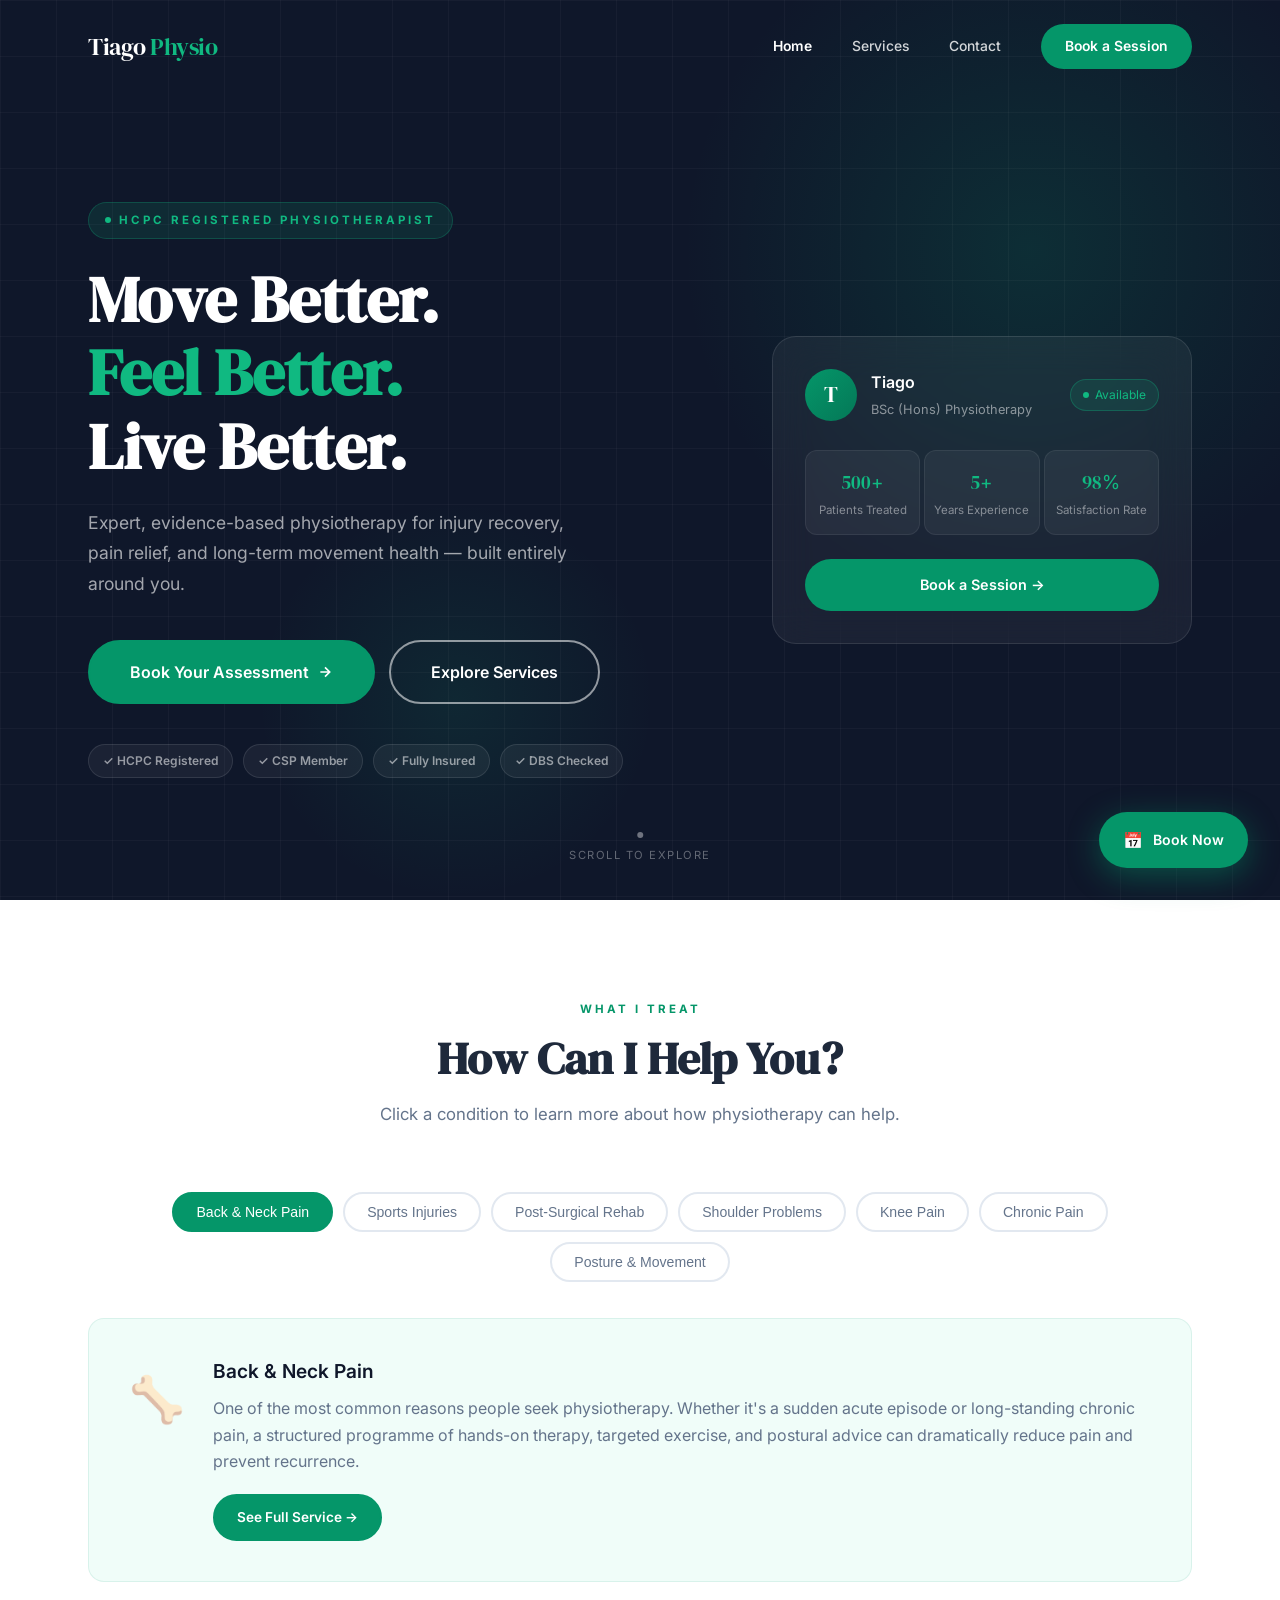
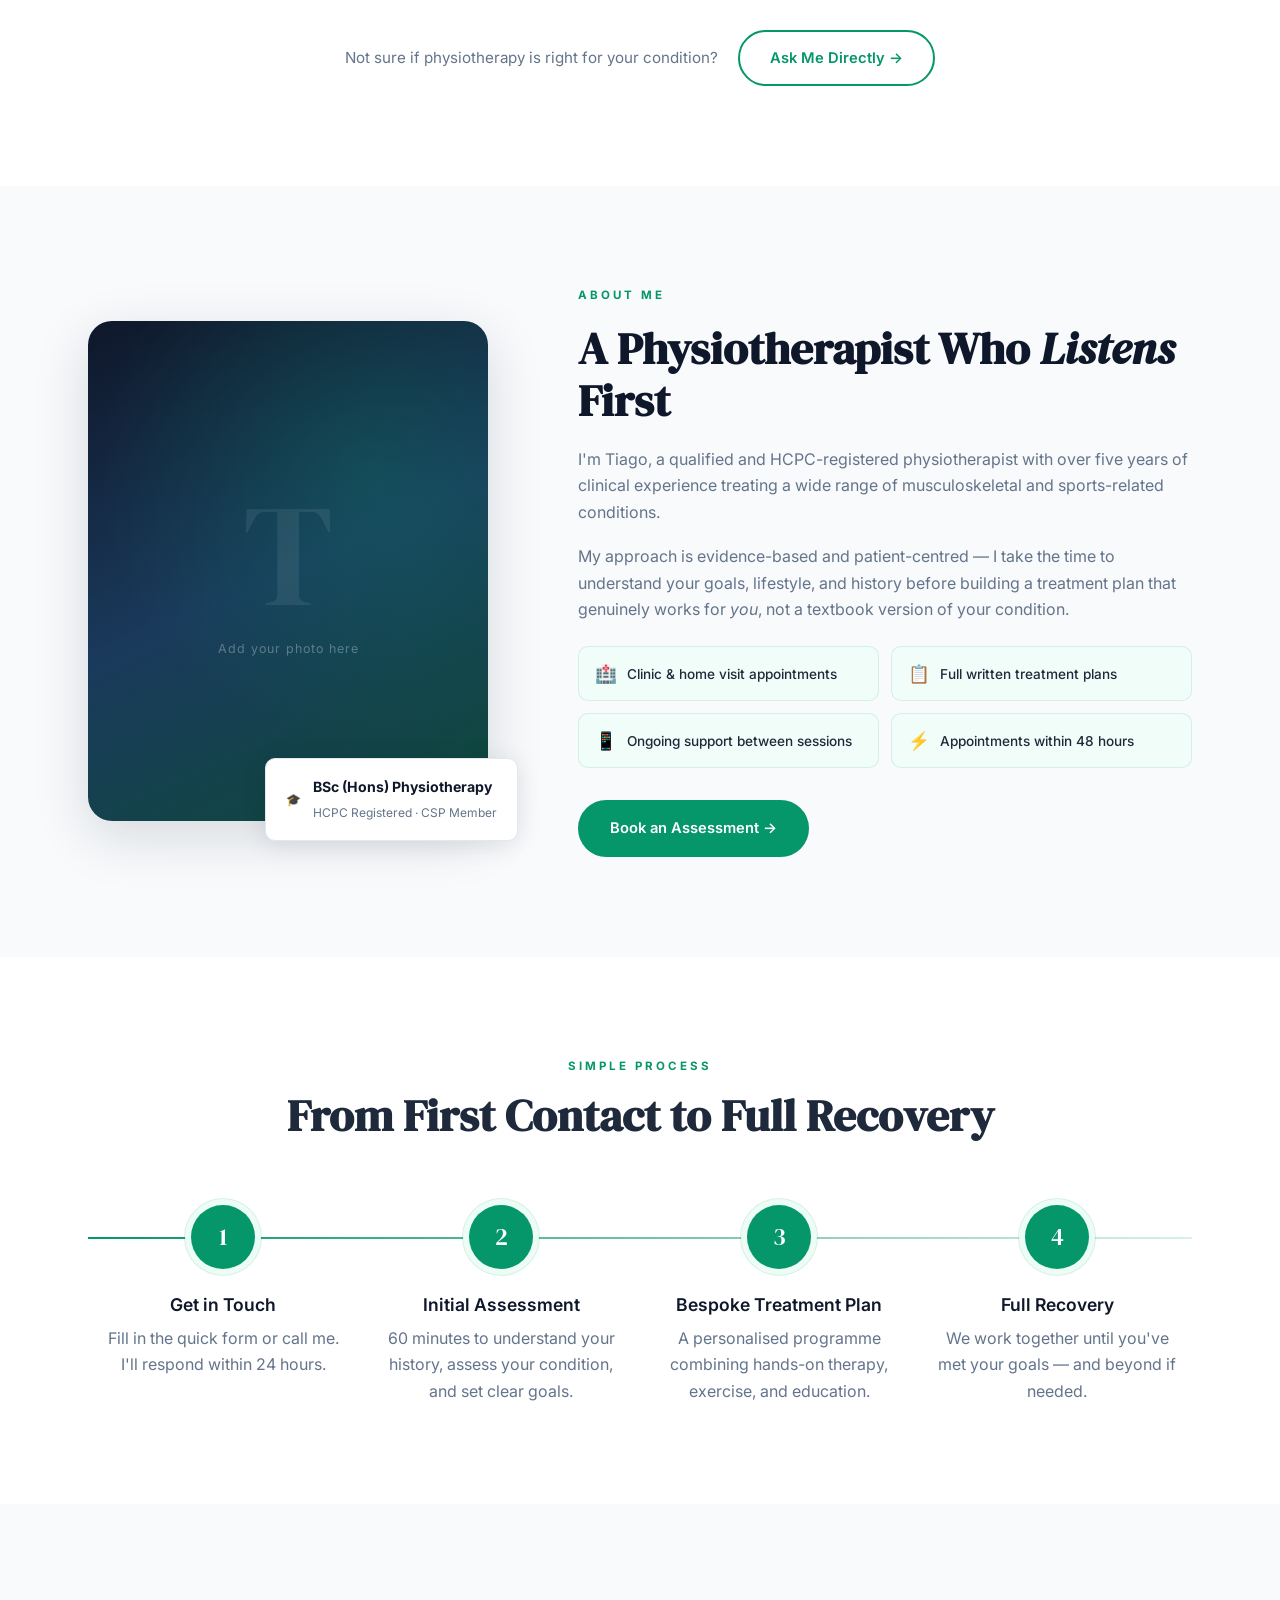
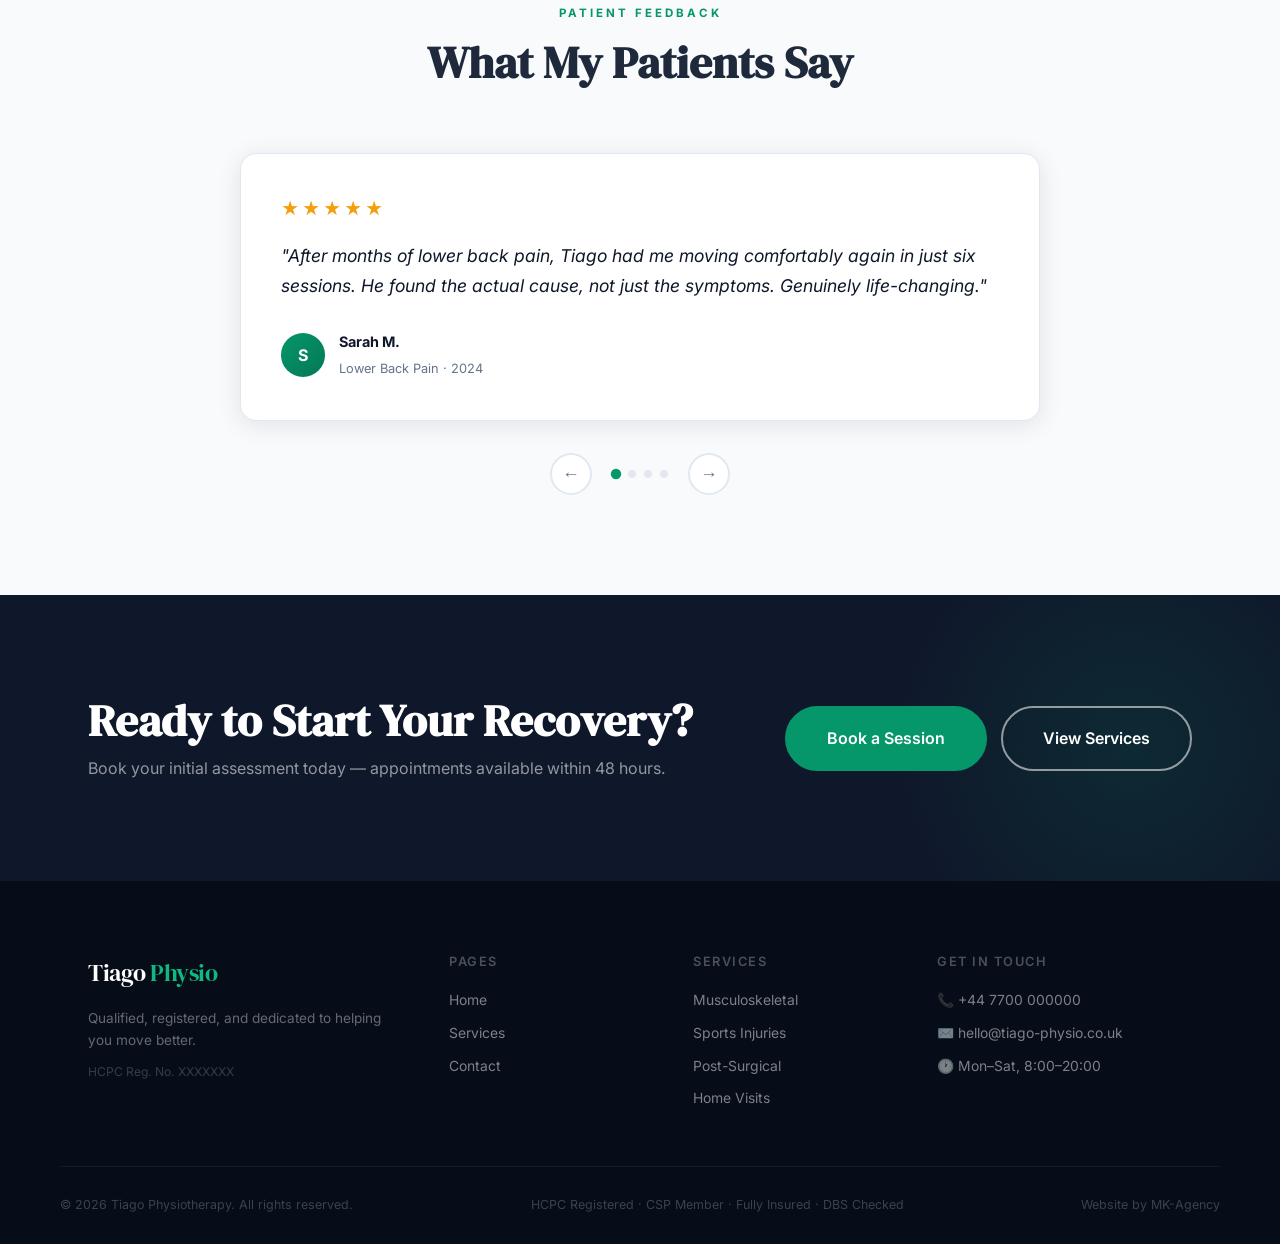
<file: index.html>
<!DOCTYPE html>
<html lang="en-GB">
<head>
  <meta charset="UTF-8" />
  <meta name="viewport" content="width=device-width, initial-scale=1.0" />
  <title>Tiago | Physiotherapist — Home</title>
  <meta name="description" content="Qualified HCPC-registered physiotherapist. Expert injury recovery, rehabilitation, and pain relief — personalised to you." />
  <link rel="stylesheet" href="shared.css" />
  <link rel="preconnect" href="https://fonts.googleapis.com" />
  <link href="https://fonts.googleapis.com/css2?family=Inter:wght@300;400;500;600;700&family=DM+Serif+Display&display=swap" rel="stylesheet" />
</head>
<body>

  <header class="nav-header" id="navbar">
    <div class="container nav-inner">
      <a href="index.html" class="logo">Tiago <span>Physio</span></a>
      <nav class="nav-links" id="navLinks">
        <a href="index.html" class="active">Home</a>
        <a href="services.html">Services</a>
        <a href="contact.html">Contact</a>
        <a href="contact.html" class="nav-cta">Book a Session</a>
      </nav>
      <button class="hamburger" id="hamburger" aria-label="Toggle menu">
        <span></span><span></span><span></span>
      </button>
    </div>
  </header>

  <!-- HERO -->
  <section class="hero" id="home">
    <div class="hero-glow"></div>
    <div class="hero-glow-2"></div>
    <div class="hero-grid-bg"></div>
    <div class="container hero-content">
      <div class="hero-text">
        <div class="hero-tag animate-in delay-1">
          <span class="tag-dot"></span> HCPC Registered Physiotherapist
        </div>
        <h1 class="animate-in delay-2">
          Move Better.<br />
          <span class="highlight">Feel Better.</span><br />
          Live Better.
        </h1>
        <p class="hero-sub animate-in delay-3">
          Expert, evidence-based physiotherapy for injury recovery, pain relief, and long-term movement health — built entirely around you.
        </p>
        <div class="hero-btns animate-in delay-4">
          <a href="contact.html" class="btn btn-primary btn-lg">
            Book Your Assessment
            <svg width="16" height="16" viewBox="0 0 24 24" fill="none" stroke="currentColor" stroke-width="2.5"><path d="M5 12h14M12 5l7 7-7 7"/></svg>
          </a>
          <a href="services.html" class="btn btn-outline btn-lg">Explore Services</a>
        </div>
        <div class="hero-trust animate-in delay-5">
          <div class="trust-pill">✓ HCPC Registered</div>
          <div class="trust-pill">✓ CSP Member</div>
          <div class="trust-pill">✓ Fully Insured</div>
          <div class="trust-pill">✓ DBS Checked</div>
        </div>
      </div>
      <div class="hero-card-wrap animate-in delay-3">
        <div class="hero-card">
          <div class="hcard-top">
            <div class="hcard-avatar">T</div>
            <div class="hcard-info">
              <strong>Tiago</strong>
              <span>BSc (Hons) Physiotherapy</span>
            </div>
            <div class="hcard-status"><span class="status-dot"></span>Available</div>
          </div>
          <div class="hcard-stats">
            <div class="hstat">
              <span class="hstat-num" data-count="500">0</span><span>+</span>
              <p>Patients Treated</p>
            </div>
            <div class="hstat">
              <span class="hstat-num" data-count="5">0</span><span>+</span>
              <p>Years Experience</p>
            </div>
            <div class="hstat">
              <span class="hstat-num" data-count="98">0</span><span>%</span>
              <p>Satisfaction Rate</p>
            </div>
          </div>
          <a href="contact.html" class="hcard-btn">Book a Session →</a>
        </div>
      </div>
    </div>
    <div class="scroll-hint">
      <div class="scroll-dot"></div>
      <span>Scroll to explore</span>
    </div>
  </section>

  <!-- QUICK SERVICES PREVIEW -->
  <section class="section services-preview">
    <div class="container">
      <div class="section-header">
        <p class="section-tag">What I Treat</p>
        <h2>How Can I Help You?</h2>
        <p class="section-sub">Click a condition to learn more about how physiotherapy can help.</p>
      </div>
      <div class="condition-pills">
        <button class="cpill active" data-info="back">Back &amp; Neck Pain</button>
        <button class="cpill" data-info="sports">Sports Injuries</button>
        <button class="cpill" data-info="surgical">Post-Surgical Rehab</button>
        <button class="cpill" data-info="shoulder">Shoulder Problems</button>
        <button class="cpill" data-info="knee">Knee Pain</button>
        <button class="cpill" data-info="chronic">Chronic Pain</button>
        <button class="cpill" data-info="posture">Posture &amp; Movement</button>
      </div>
      <div class="condition-panel">
        <div class="cpanel active" id="info-back">
          <div class="cpanel-icon">🦴</div>
          <div class="cpanel-text">
            <h3>Back &amp; Neck Pain</h3>
            <p>One of the most common reasons people seek physiotherapy. Whether it's a sudden acute episode or long-standing chronic pain, a structured programme of hands-on therapy, targeted exercise, and postural advice can dramatically reduce pain and prevent recurrence.</p>
            <a href="services.html" class="btn btn-primary btn-sm">See Full Service →</a>
          </div>
        </div>
        <div class="cpanel" id="info-sports">
          <div class="cpanel-icon">🏃</div>
          <div class="cpanel-text">
            <h3>Sports Injuries</h3>
            <p>From sprains and strains to tendinopathies and stress fractures — I work with athletes of all levels to get you back performing safely and stronger than before. Your return-to-sport timeline is built around your body, not a generic protocol.</p>
            <a href="services.html" class="btn btn-primary btn-sm">See Full Service →</a>
          </div>
        </div>
        <div class="cpanel" id="info-surgical">
          <div class="cpanel-icon">🔄</div>
          <div class="cpanel-text">
            <h3>Post-Surgical Rehabilitation</h3>
            <p>Surgery is only half the recovery. Structured rehabilitation after knee replacements, ACL reconstruction, hip surgery, or spinal procedures is critical to regaining full function. I work closely with your surgical team to follow evidence-based protocols.</p>
            <a href="services.html" class="btn btn-primary btn-sm">See Full Service →</a>
          </div>
        </div>
        <div class="cpanel" id="info-shoulder">
          <div class="cpanel-icon">💪</div>
          <div class="cpanel-text">
            <h3>Shoulder Problems</h3>
            <p>Rotator cuff injuries, frozen shoulder, impingement, and instability are all conditions I treat regularly. Accurate diagnosis is key — I'll identify the exact structure involved and create a plan to restore full, pain-free movement.</p>
            <a href="services.html" class="btn btn-primary btn-sm">See Full Service →</a>
          </div>
        </div>
        <div class="cpanel" id="info-knee">
          <div class="cpanel-icon">🦵</div>
          <div class="cpanel-text">
            <h3>Knee Pain</h3>
            <p>Whether it's runner's knee, ligament sprains, meniscal issues, or osteoarthritis — knee pain responds well to physiotherapy. I'll assess the whole kinetic chain, not just the knee, to address the root cause and keep it from coming back.</p>
            <a href="services.html" class="btn btn-primary btn-sm">See Full Service →</a>
          </div>
        </div>
        <div class="cpanel" id="info-chronic">
          <div class="cpanel-icon">🧠</div>
          <div class="cpanel-text">
            <h3>Chronic Pain</h3>
            <p>Persistent pain is complex, but manageable. Using a biopsychosocial approach, I help patients understand their pain, build confidence in movement, and gradually improve quality of life — without relying on ongoing passive treatment.</p>
            <a href="services.html" class="btn btn-primary btn-sm">See Full Service →</a>
          </div>
        </div>
        <div class="cpanel" id="info-posture">
          <div class="cpanel-icon">📐</div>
          <div class="cpanel-text">
            <h3>Posture &amp; Movement</h3>
            <p>Poor movement patterns and posture often underlie many pain conditions. A comprehensive movement assessment identifies imbalances and areas of weakness, allowing us to correct the root cause before it becomes a bigger problem.</p>
            <a href="services.html" class="btn btn-primary btn-sm">See Full Service →</a>
          </div>
        </div>
      </div>
      <div class="services-cta-bar">
        <p>Not sure if physiotherapy is right for your condition?</p>
        <a href="contact.html" class="btn btn-outline-dark">Ask Me Directly →</a>
      </div>
    </div>
  </section>

  <!-- ABOUT -->
  <section class="section about bg-light">
    <div class="container about-grid">
      <div class="about-img-wrap reveal">
        <div class="about-img-placeholder">
          <div class="initials-big">T</div>
          <div class="img-caption">Add your photo here</div>
        </div>
        <div class="about-badge">
          <span class="badge-icon">🎓</span>
          <div>
            <strong>BSc (Hons) Physiotherapy</strong>
            <span>HCPC Registered · CSP Member</span>
          </div>
        </div>
      </div>
      <div class="about-text reveal">
        <p class="section-tag">About Me</p>
        <h2>A Physiotherapist Who <em>Listens</em> First</h2>
        <p>I'm Tiago, a qualified and HCPC-registered physiotherapist with over five years of clinical experience treating a wide range of musculoskeletal and sports-related conditions.</p>
        <p>My approach is evidence-based and patient-centred — I take the time to understand your goals, lifestyle, and history before building a treatment plan that genuinely works for <em>you</em>, not a textbook version of your condition.</p>
        <div class="about-features">
          <div class="af-item"><span class="af-icon">🏥</span><span>Clinic &amp; home visit appointments</span></div>
          <div class="af-item"><span class="af-icon">📋</span><span>Full written treatment plans</span></div>
          <div class="af-item"><span class="af-icon">📱</span><span>Ongoing support between sessions</span></div>
          <div class="af-item"><span class="af-icon">⚡</span><span>Appointments within 48 hours</span></div>
        </div>
        <a href="contact.html" class="btn btn-primary">Book an Assessment →</a>
      </div>
    </div>
  </section>

  <!-- PROCESS -->
  <section class="section process">
    <div class="container">
      <div class="section-header">
        <p class="section-tag">Simple Process</p>
        <h2>From First Contact to Full Recovery</h2>
      </div>
      <div class="process-steps">
        <div class="pstep reveal">
          <div class="pstep-num">1</div>
          <div class="pstep-body">
            <h3>Get in Touch</h3>
            <p>Fill in the quick form or call me. I'll respond within 24 hours.</p>
          </div>
        </div>
        <div class="pstep reveal">
          <div class="pstep-num">2</div>
          <div class="pstep-body">
            <h3>Initial Assessment</h3>
            <p>60 minutes to understand your history, assess your condition, and set clear goals.</p>
          </div>
        </div>
        <div class="pstep reveal">
          <div class="pstep-num">3</div>
          <div class="pstep-body">
            <h3>Bespoke Treatment Plan</h3>
            <p>A personalised programme combining hands-on therapy, exercise, and education.</p>
          </div>
        </div>
        <div class="pstep reveal">
          <div class="pstep-num">4</div>
          <div class="pstep-body">
            <h3>Full Recovery</h3>
            <p>We work together until you've met your goals — and beyond if needed.</p>
          </div>
        </div>
      </div>
    </div>
  </section>

  <!-- TESTIMONIALS -->
  <section class="section testimonials bg-light">
    <div class="container">
      <div class="section-header">
        <p class="section-tag">Patient Feedback</p>
        <h2>What My Patients Say</h2>
      </div>
      <div class="testimonial-slider">
        <div class="tslide active">
          <div class="tcard">
            <div class="stars">★★★★★</div>
            <p class="tquote">"After months of lower back pain, Tiago had me moving comfortably again in just six sessions. He found the actual cause, not just the symptoms. Genuinely life-changing."</p>
            <div class="tauthor">
              <div class="tavatar">S</div>
              <div><strong>Sarah M.</strong><span>Lower Back Pain · 2024</span></div>
            </div>
          </div>
        </div>
        <div class="tslide">
          <div class="tcard">
            <div class="stars">★★★★★</div>
            <p class="tquote">"Excellent — very knowledgeable and thorough. He explained everything clearly and I always felt in safe hands. Fully recovered from my knee surgery ahead of schedule."</p>
            <div class="tauthor">
              <div class="tavatar">J</div>
              <div><strong>James T.</strong><span>Post-Knee Surgery · 2024</span></div>
            </div>
          </div>
        </div>
        <div class="tslide">
          <div class="tcard">
            <div class="stars">★★★★★</div>
            <p class="tquote">"I'd tried other physios before but Tiago was different — he actually listened. My shoulder has never felt better and I'm back playing tennis at full intensity."</p>
            <div class="tauthor">
              <div class="tavatar">R</div>
              <div><strong>Rachel K.</strong><span>Shoulder Injury · 2023</span></div>
            </div>
          </div>
        </div>
        <div class="tslide">
          <div class="tcard">
            <div class="stars">★★★★★</div>
            <p class="tquote">"Fantastic home visit service — so convenient. Tiago was professional, friendly, and incredibly knowledgeable. I'd recommend him to absolutely anyone."</p>
            <div class="tauthor">
              <div class="tavatar">M</div>
              <div><strong>Margaret P.</strong><span>Home Visit · Hip Pain · 2024</span></div>
            </div>
          </div>
        </div>
      </div>
      <div class="tslider-controls">
        <button class="tprev" id="tPrev" aria-label="Previous">&#8592;</button>
        <div class="tdots" id="tDots"></div>
        <button class="tnext" id="tNext" aria-label="Next">&#8594;</button>
      </div>
    </div>
  </section>

  <!-- FINAL CTA -->
  <section class="section cta-section">
    <div class="container cta-inner">
      <div class="cta-text">
        <h2>Ready to Start Your Recovery?</h2>
        <p>Book your initial assessment today — appointments available within 48 hours.</p>
      </div>
      <div class="cta-btns">
        <a href="contact.html" class="btn btn-primary btn-lg">Book a Session</a>
        <a href="services.html" class="btn btn-outline btn-lg">View Services</a>
      </div>
    </div>
  </section>

  <footer class="footer">
    <div class="container footer-inner">
      <div class="footer-brand">
        <a href="index.html" class="logo">Tiago <span>Physio</span></a>
        <p>Qualified, registered, and dedicated to helping you move better.</p>
        <p class="footer-reg">HCPC Reg. No. XXXXXXX</p>
      </div>
      <div class="footer-nav">
        <h4>Pages</h4>
        <a href="index.html">Home</a>
        <a href="services.html">Services</a>
        <a href="contact.html">Contact</a>
      </div>
      <div class="footer-nav">
        <h4>Services</h4>
        <a href="services.html">Musculoskeletal</a>
        <a href="services.html">Sports Injuries</a>
        <a href="services.html">Post-Surgical</a>
        <a href="services.html">Home Visits</a>
      </div>
      <div class="footer-contact">
        <h4>Get in Touch</h4>
        <a href="tel:+447700000000">📞 +44 7700 000000</a>
        <a href="mailto:hello@tiago-physio.co.uk">✉️ hello@tiago-physio.co.uk</a>
        <p>🕐 Mon–Sat, 8:00–20:00</p>
      </div>
    </div>
    <div class="container footer-bottom">
      <p>&copy; <span id="year"></span> Tiago Physiotherapy. All rights reserved.</p>
      <p>HCPC Registered · CSP Member · Fully Insured · DBS Checked</p>
      <p class="footer-credit">Website by MK-Agency</p>
    </div>
  </footer>

  <a href="contact.html" class="fab" aria-label="Book a session">
    <span class="fab-icon">📅</span>
    <span class="fab-label">Book Now</span>
  </a>

  <script src="shared.js"></script>
</body>
</html>
</file>
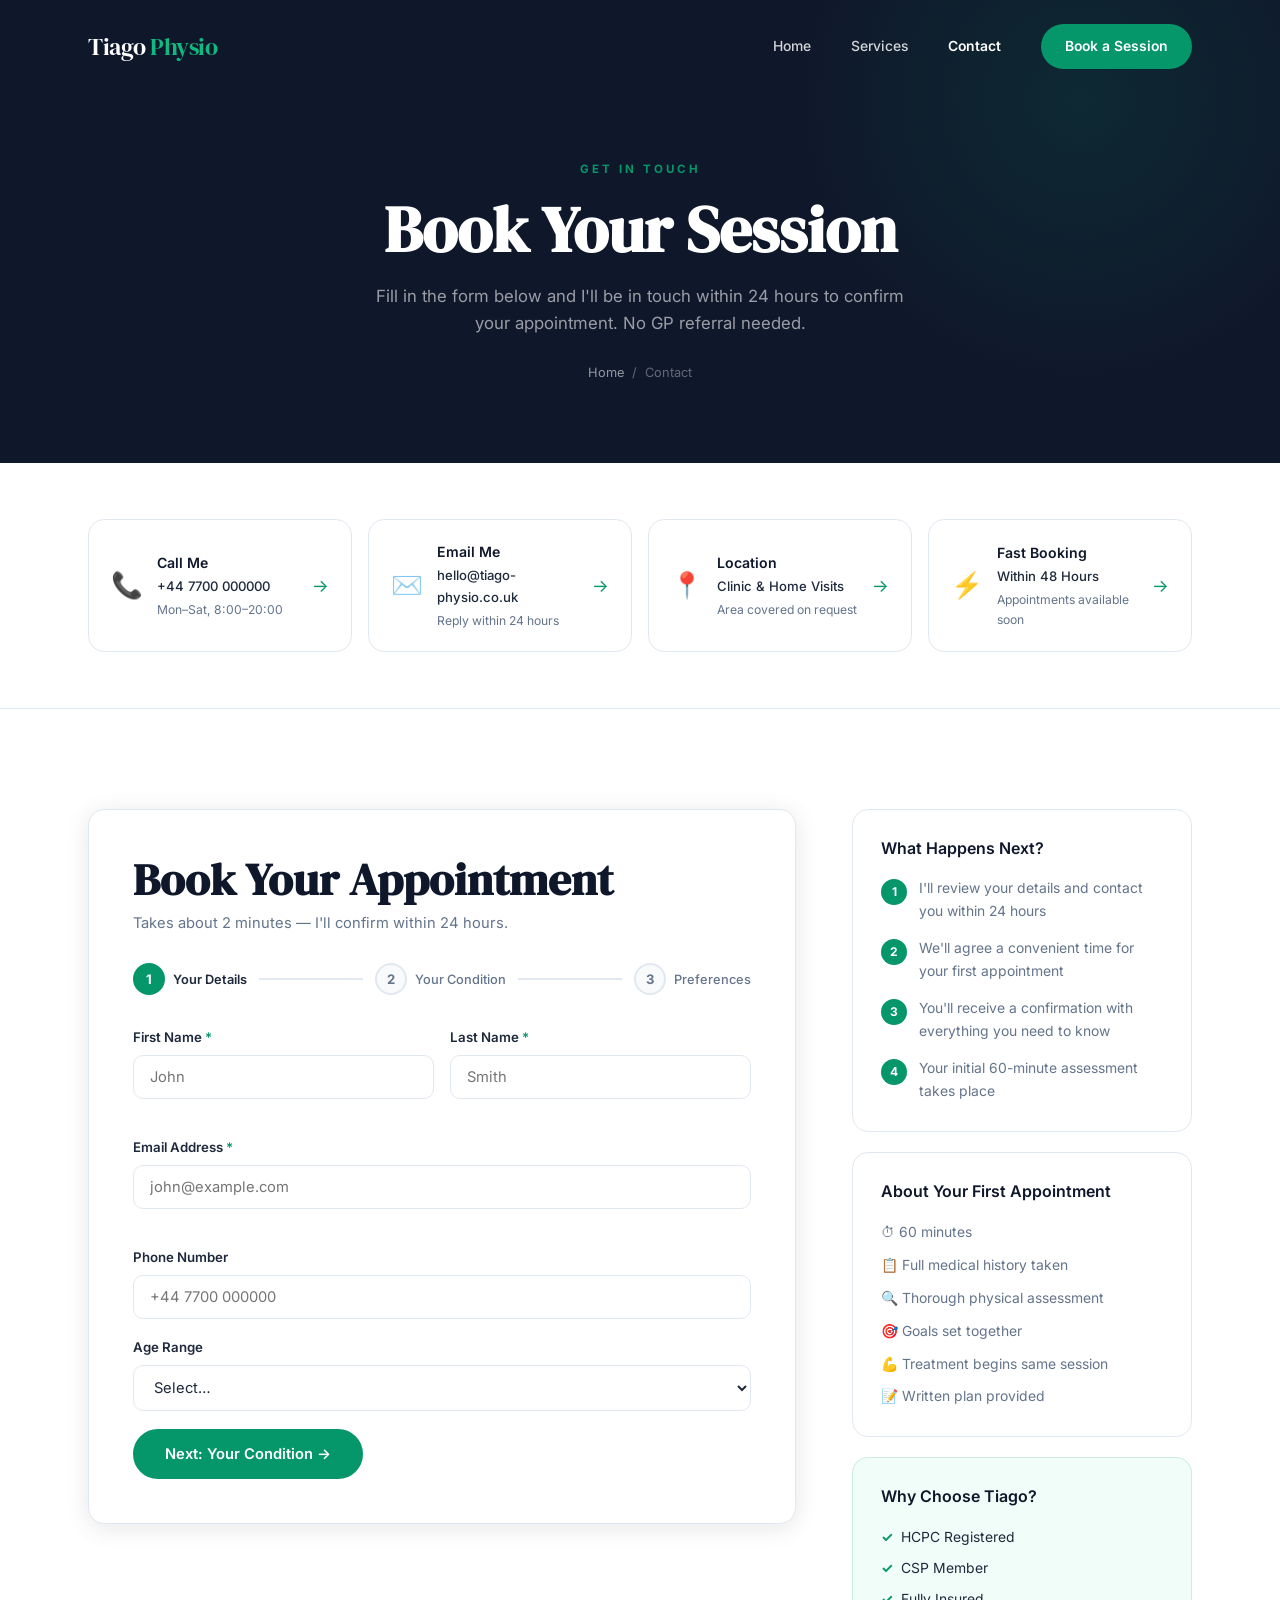
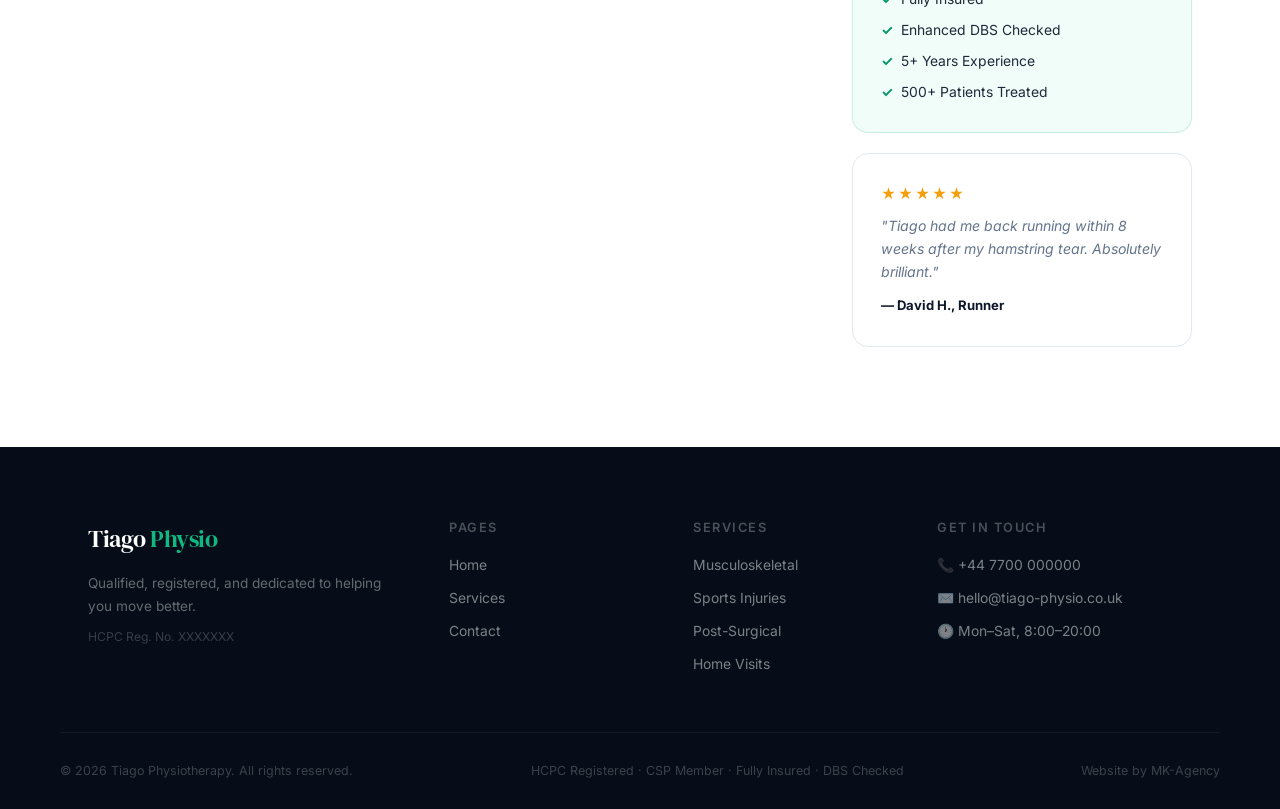
<file: contact.html>
<!DOCTYPE html>
<html lang="en-GB">
<head>
  <meta charset="UTF-8" />
  <meta name="viewport" content="width=device-width, initial-scale=1.0" />
  <title>Tiago | Contact &amp; Booking</title>
  <meta name="description" content="Book a physiotherapy appointment or get in touch. Flexible clinic and home visit appointments available." />
  <link rel="stylesheet" href="shared.css" />
  <link rel="preconnect" href="https://fonts.googleapis.com" />
  <link href="https://fonts.googleapis.com/css2?family=Inter:wght@300;400;500;600;700&family=DM+Serif+Display&display=swap" rel="stylesheet" />
</head>
<body>

  <header class="nav-header" id="navbar">
    <div class="container nav-inner">
      <a href="index.html" class="logo">Tiago <span>Physio</span></a>
      <nav class="nav-links" id="navLinks">
        <a href="index.html">Home</a>
        <a href="services.html">Services</a>
        <a href="contact.html" class="active">Contact</a>
        <a href="contact.html" class="nav-cta">Book a Session</a>
      </nav>
      <button class="hamburger" id="hamburger" aria-label="Toggle menu">
        <span></span><span></span><span></span>
      </button>
    </div>
  </header>

  <section class="page-hero contact-hero">
    <div class="container">
      <p class="section-tag animate-in">Get in Touch</p>
      <h1 class="animate-in delay-1">Book Your Session</h1>
      <p class="page-hero-sub animate-in delay-2">Fill in the form below and I'll be in touch within 24 hours to confirm your appointment. No GP referral needed.</p>
      <div class="page-breadcrumb animate-in delay-3">
        <a href="index.html">Home</a> <span>/</span> <span>Contact</span>
      </div>
    </div>
  </section>

  <section class="quick-contact">
    <div class="container qc-grid">
      <a href="tel:+447700000000" class="qc-card reveal">
        <div class="qc-icon">📞</div>
        <div class="qc-text">
          <strong>Call Me</strong>
          <span>+44 7700 000000</span>
          <p>Mon–Sat, 8:00–20:00</p>
        </div>
        <span class="qc-arrow">→</span>
      </a>
      <a href="mailto:hello@tiago-physio.co.uk" class="qc-card reveal">
        <div class="qc-icon">✉️</div>
        <div class="qc-text">
          <strong>Email Me</strong>
          <span>hello@tiago-physio.co.uk</span>
          <p>Reply within 24 hours</p>
        </div>
        <span class="qc-arrow">→</span>
      </a>
      <div class="qc-card reveal">
        <div class="qc-icon">📍</div>
        <div class="qc-text">
          <strong>Location</strong>
          <span>Clinic &amp; Home Visits</span>
          <p>Area covered on request</p>
        </div>
        <span class="qc-arrow">→</span>
      </div>
      <div class="qc-card reveal">
        <div class="qc-icon">⚡</div>
        <div class="qc-text">
          <strong>Fast Booking</strong>
          <span>Within 48 Hours</span>
          <p>Appointments available soon</p>
        </div>
        <span class="qc-arrow">→</span>
      </div>
    </div>
  </section>

  <section class="section contact-main">
    <div class="container contact-grid">

      <div class="form-wrap reveal">
        <div class="form-header">
          <h2>Book Your Appointment</h2>
          <p>Takes about 2 minutes — I'll confirm within 24 hours.</p>
        </div>

        <div class="form-progress">
          <div class="fp-step active" data-step="1">
            <div class="fp-circle">1</div>
            <span>Your Details</span>
          </div>
          <div class="fp-line"></div>
          <div class="fp-step" data-step="2">
            <div class="fp-circle">2</div>
            <span>Your Condition</span>
          </div>
          <div class="fp-line"></div>
          <div class="fp-step" data-step="3">
            <div class="fp-circle">3</div>
            <span>Preferences</span>
          </div>
        </div>

        <form id="bookingForm" novalidate>

          <div class="form-step active" id="step1">
            <div class="form-row">
              <div class="form-group">
                <label for="firstName">First Name <span class="req">*</span></label>
                <input type="text" id="firstName" name="firstName" placeholder="John" autocomplete="given-name" required />
                <span class="field-error" id="err-firstName"></span>
              </div>
              <div class="form-group">
                <label for="lastName">Last Name <span class="req">*</span></label>
                <input type="text" id="lastName" name="lastName" placeholder="Smith" autocomplete="family-name" required />
                <span class="field-error" id="err-lastName"></span>
              </div>
            </div>
            <div class="form-group">
              <label for="email">Email Address <span class="req">*</span></label>
              <input type="email" id="email" name="email" placeholder="john@example.com" autocomplete="email" required />
              <span class="field-error" id="err-email"></span>
            </div>
            <div class="form-group">
              <label for="phone">Phone Number</label>
              <input type="tel" id="phone" name="phone" placeholder="+44 7700 000000" autocomplete="tel" />
            </div>
            <div class="form-group">
              <label for="age">Age Range</label>
              <select id="age" name="age">
                <option value="">Select…</option>
                <option>Under 18</option>
                <option>18–30</option>
                <option>31–45</option>
                <option>46–60</option>
                <option>61–75</option>
                <option>76+</option>
              </select>
            </div>
            <div class="step-btns">
              <button type="button" class="btn btn-primary" id="toStep2">Next: Your Condition →</button>
            </div>
          </div>

          <div class="form-step" id="step2">
            <div class="form-group">
              <label for="service">Service Interested In <span class="req">*</span></label>
              <select id="service" name="service" required>
                <option value="">Select a service…</option>
                <option>Musculoskeletal Physiotherapy</option>
                <option>Sports Injury Rehabilitation</option>
                <option>Post-Surgical Rehabilitation</option>
                <option>Manual Therapy</option>
                <option>Movement Assessment</option>
                <option>Home Visit Physiotherapy</option>
                <option>Not sure — need advice</option>
              </select>
              <span class="field-error" id="err-service"></span>
            </div>
            <div class="form-group">
              <label>Area of the Body</label>
              <div class="body-pills" id="bodyPills">
                <button type="button" class="bpill" data-area="Neck / Upper back">Neck / Upper back</button>
                <button type="button" class="bpill" data-area="Shoulder">Shoulder</button>
                <button type="button" class="bpill" data-area="Elbow / Wrist">Elbow / Wrist</button>
                <button type="button" class="bpill" data-area="Lower back">Lower back</button>
                <button type="button" class="bpill" data-area="Hip">Hip</button>
                <button type="button" class="bpill" data-area="Knee">Knee</button>
                <button type="button" class="bpill" data-area="Ankle / Foot">Ankle / Foot</button>
                <button type="button" class="bpill" data-area="Multiple areas">Multiple areas</button>
                <button type="button" class="bpill" data-area="Not sure">Not sure</button>
              </div>
              <input type="hidden" id="bodyArea" name="bodyArea" />
            </div>
            <div class="form-group">
              <label for="duration">How long have you had this issue?</label>
              <select id="duration" name="duration">
                <option value="">Select…</option>
                <option>Less than 1 week</option>
                <option>1–4 weeks</option>
                <option>1–3 months</option>
                <option>3–6 months</option>
                <option>More than 6 months</option>
              </select>
            </div>
            <div class="form-group">
              <label for="painScale">Current pain level (0 = none, 10 = severe)</label>
              <div class="pain-slider-wrap">
                <input type="range" id="painScale" name="painScale" min="0" max="10" value="5" class="pain-slider" />
                <div class="pain-labels">
                  <span>0</span>
                  <span class="pain-val" id="painVal">5</span>
                  <span>10</span>
                </div>
                <div class="pain-desc" id="painDesc">Moderate pain</div>
              </div>
            </div>
            <div class="form-group">
              <label for="message">Describe your issue <span class="req">*</span></label>
              <textarea id="message" name="message" rows="4" placeholder="Tell me what's been happening, when it started, what makes it better or worse…" required></textarea>
              <span class="field-error" id="err-message"></span>
            </div>
            <div class="step-btns two">
              <button type="button" class="btn btn-ghost" id="backStep1">← Back</button>
              <button type="button" class="btn btn-primary" id="toStep3">Next: Preferences →</button>
            </div>
          </div>

          <div class="form-step" id="step3">
            <div class="form-group">
              <label>Appointment Type</label>
              <div class="choice-cards" id="apptType">
                <label class="choice-card">
                  <input type="radio" name="apptType" value="clinic" checked />
                  <div class="cc-inner">
                    <span class="cc-icon">🏥</span>
                    <strong>Clinic Visit</strong>
                    <p>Come to the clinic</p>
                  </div>
                </label>
                <label class="choice-card">
                  <input type="radio" name="apptType" value="home" />
                  <div class="cc-inner">
                    <span class="cc-icon">🏠</span>
                    <strong>Home Visit</strong>
                    <p>I come to you</p>
                  </div>
                </label>
              </div>
            </div>
            <div class="form-group">
              <label>Preferred Day(s)</label>
              <div class="day-pills" id="dayPills">
                <button type="button" class="dpill" data-day="Mon">Mon</button>
                <button type="button" class="dpill" data-day="Tue">Tue</button>
                <button type="button" class="dpill" data-day="Wed">Wed</button>
                <button type="button" class="dpill" data-day="Thu">Thu</button>
                <button type="button" class="dpill" data-day="Fri">Fri</button>
                <button type="button" class="dpill" data-day="Sat">Sat</button>
              </div>
            </div>
            <div class="form-group">
              <label>Preferred Time</label>
              <div class="choice-cards small" id="timePrefs">
                <label class="choice-card">
                  <input type="radio" name="timePrefs" value="morning" />
                  <div class="cc-inner">
                    <span class="cc-icon">🌅</span>
                    <strong>Morning</strong>
                    <p>8:00–12:00</p>
                  </div>
                </label>
                <label class="choice-card">
                  <input type="radio" name="timePrefs" value="afternoon" />
                  <div class="cc-inner">
                    <span class="cc-icon">☀️</span>
                    <strong>Afternoon</strong>
                    <p>12:00–17:00</p>
                  </div>
                </label>
                <label class="choice-card">
                  <input type="radio" name="timePrefs" value="evening" />
                  <div class="cc-inner">
                    <span class="cc-icon">🌙</span>
                    <strong>Evening</strong>
                    <p>17:00–20:00</p>
                  </div>
                </label>
              </div>
            </div>
            <div class="form-group">
              <label for="howHeard">How did you hear about me?</label>
              <select id="howHeard" name="howHeard">
                <option value="">Select…</option>
                <option>Google search</option>
                <option>Friend / family referral</option>
                <option>GP referral</option>
                <option>Social media</option>
                <option>Other</option>
              </select>
            </div>
            <div class="form-group">
              <label class="checkbox-label">
                <input type="checkbox" id="consent" name="consent" required />
                <span>I consent to my details being used to process this booking enquiry. <span class="req">*</span></span>
              </label>
              <span class="field-error" id="err-consent"></span>
            </div>
            <div class="step-btns two">
              <button type="button" class="btn btn-ghost" id="backStep2">← Back</button>
              <button type="submit" class="btn btn-primary" id="submitBtn">
                <span class="submit-text">Send Booking Request</span>
                <span class="submit-spinner" style="display:none;">Sending…</span>
              </button>
            </div>
          </div>

        </form>

        <div class="form-success" id="formSuccess" style="display:none;">
          <div class="success-icon">✅</div>
          <h3>Booking Request Sent!</h3>
          <p>Thank you — I'll be in touch within 24 hours to confirm your appointment.</p>
          <div class="success-details" id="successDetails"></div>
          <a href="index.html" class="btn btn-primary" style="margin-top:24px;">← Back to Home</a>
        </div>
      </div>

      <aside class="contact-sidebar">
        <div class="sidebar-block reveal">
          <h3>What Happens Next?</h3>
          <div class="next-steps">
            <div class="ns-item">
              <div class="ns-num">1</div>
              <p>I'll review your details and contact you within 24 hours</p>
            </div>
            <div class="ns-item">
              <div class="ns-num">2</div>
              <p>We'll agree a convenient time for your first appointment</p>
            </div>
            <div class="ns-item">
              <div class="ns-num">3</div>
              <p>You'll receive a confirmation with everything you need to know</p>
            </div>
            <div class="ns-item">
              <div class="ns-num">4</div>
              <p>Your initial 60-minute assessment takes place</p>
            </div>
          </div>
        </div>
        <div class="sidebar-block reveal">
          <h3>About Your First Appointment</h3>
          <ul class="sidebar-list">
            <li>⏱ 60 minutes</li>
            <li>📋 Full medical history taken</li>
            <li>🔍 Thorough physical assessment</li>
            <li>🎯 Goals set together</li>
            <li>💪 Treatment begins same session</li>
            <li>📝 Written plan provided</li>
          </ul>
        </div>
        <div class="sidebar-block trust-block reveal">
          <h3>Why Choose Tiago?</h3>
          <div class="trust-items">
            <div class="titem"><span>✓</span> HCPC Registered</div>
            <div class="titem"><span>✓</span> CSP Member</div>
            <div class="titem"><span>✓</span> Fully Insured</div>
            <div class="titem"><span>✓</span> Enhanced DBS Checked</div>
            <div class="titem"><span>✓</span> 5+ Years Experience</div>
            <div class="titem"><span>✓</span> 500+ Patients Treated</div>
          </div>
        </div>
        <div class="sidebar-block review-block reveal">
          <div class="mini-review">
            <div class="stars-sm">★★★★★</div>
            <p>"Tiago had me back running within 8 weeks after my hamstring tear. Absolutely brilliant."</p>
            <strong>— David H., Runner</strong>
          </div>
        </div>
      </aside>
    </div>
  </section>

  <footer class="footer">
    <div class="container footer-inner">
      <div class="footer-brand">
        <a href="index.html" class="logo">Tiago <span>Physio</span></a>
        <p>Qualified, registered, and dedicated to helping you move better.</p>
        <p class="footer-reg">HCPC Reg. No. XXXXXXX</p>
      </div>
      <div class="footer-nav">
        <h4>Pages</h4>
        <a href="index.html">Home</a>
        <a href="services.html">Services</a>
        <a href="contact.html">Contact</a>
      </div>
      <div class="footer-nav">
        <h4>Services</h4>
        <a href="services.html">Musculoskeletal</a>
        <a href="services.html">Sports Injuries</a>
        <a href="services.html">Post-Surgical</a>
        <a href="services.html">Home Visits</a>
      </div>
      <div class="footer-contact">
        <h4>Get in Touch</h4>
        <a href="tel:+447700000000">📞 +44 7700 000000</a>
        <a href="mailto:hello@tiago-physio.co.uk">✉️ hello@tiago-physio.co.uk</a>
        <p>🕐 Mon–Sat, 8:00–20:00</p>
      </div>
    </div>
    <div class="container footer-bottom">
      <p>&copy; <span id="year"></span> Tiago Physiotherapy. All rights reserved.</p>
      <p>HCPC Registered · CSP Member · Fully Insured · DBS Checked</p>
      <p class="footer-credit">Website by MK-Agency</p>
    </div>
  </footer>

  <script src="shared.js"></script>
</body>
</html>
</file>
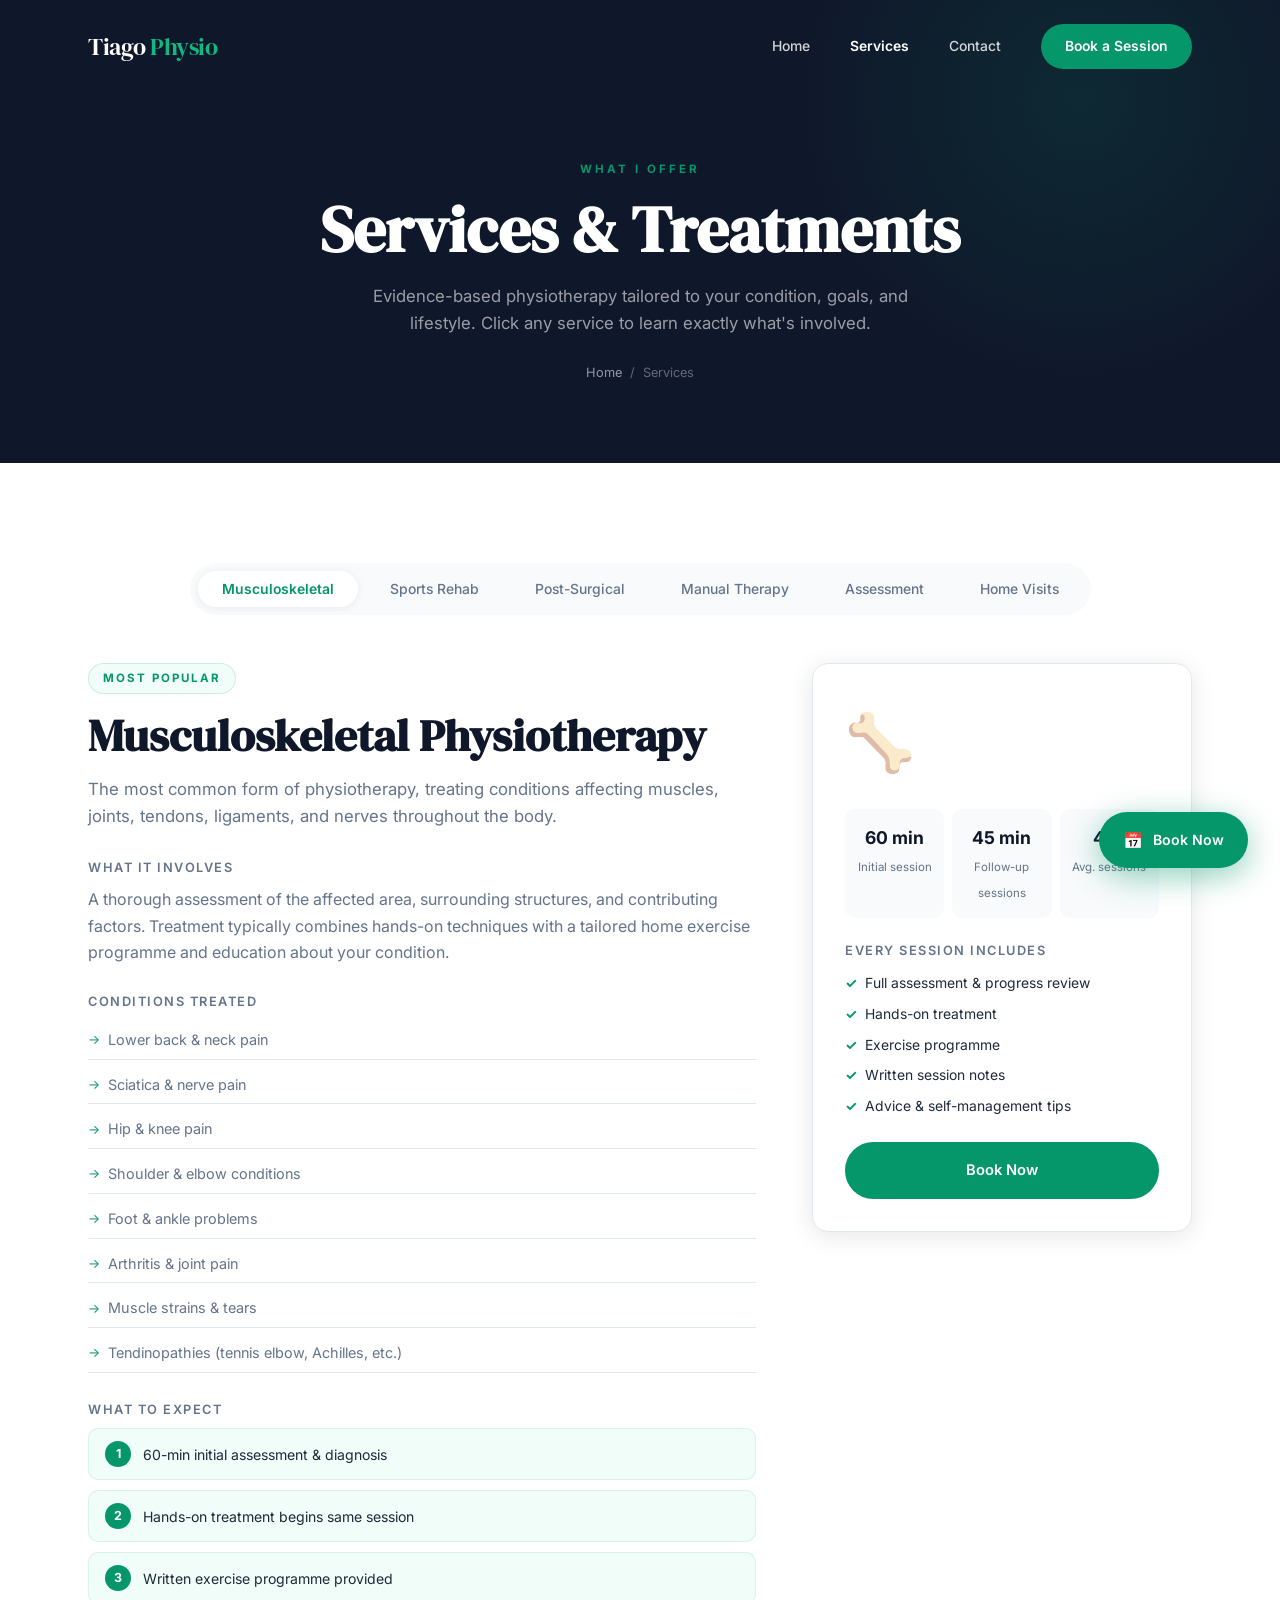
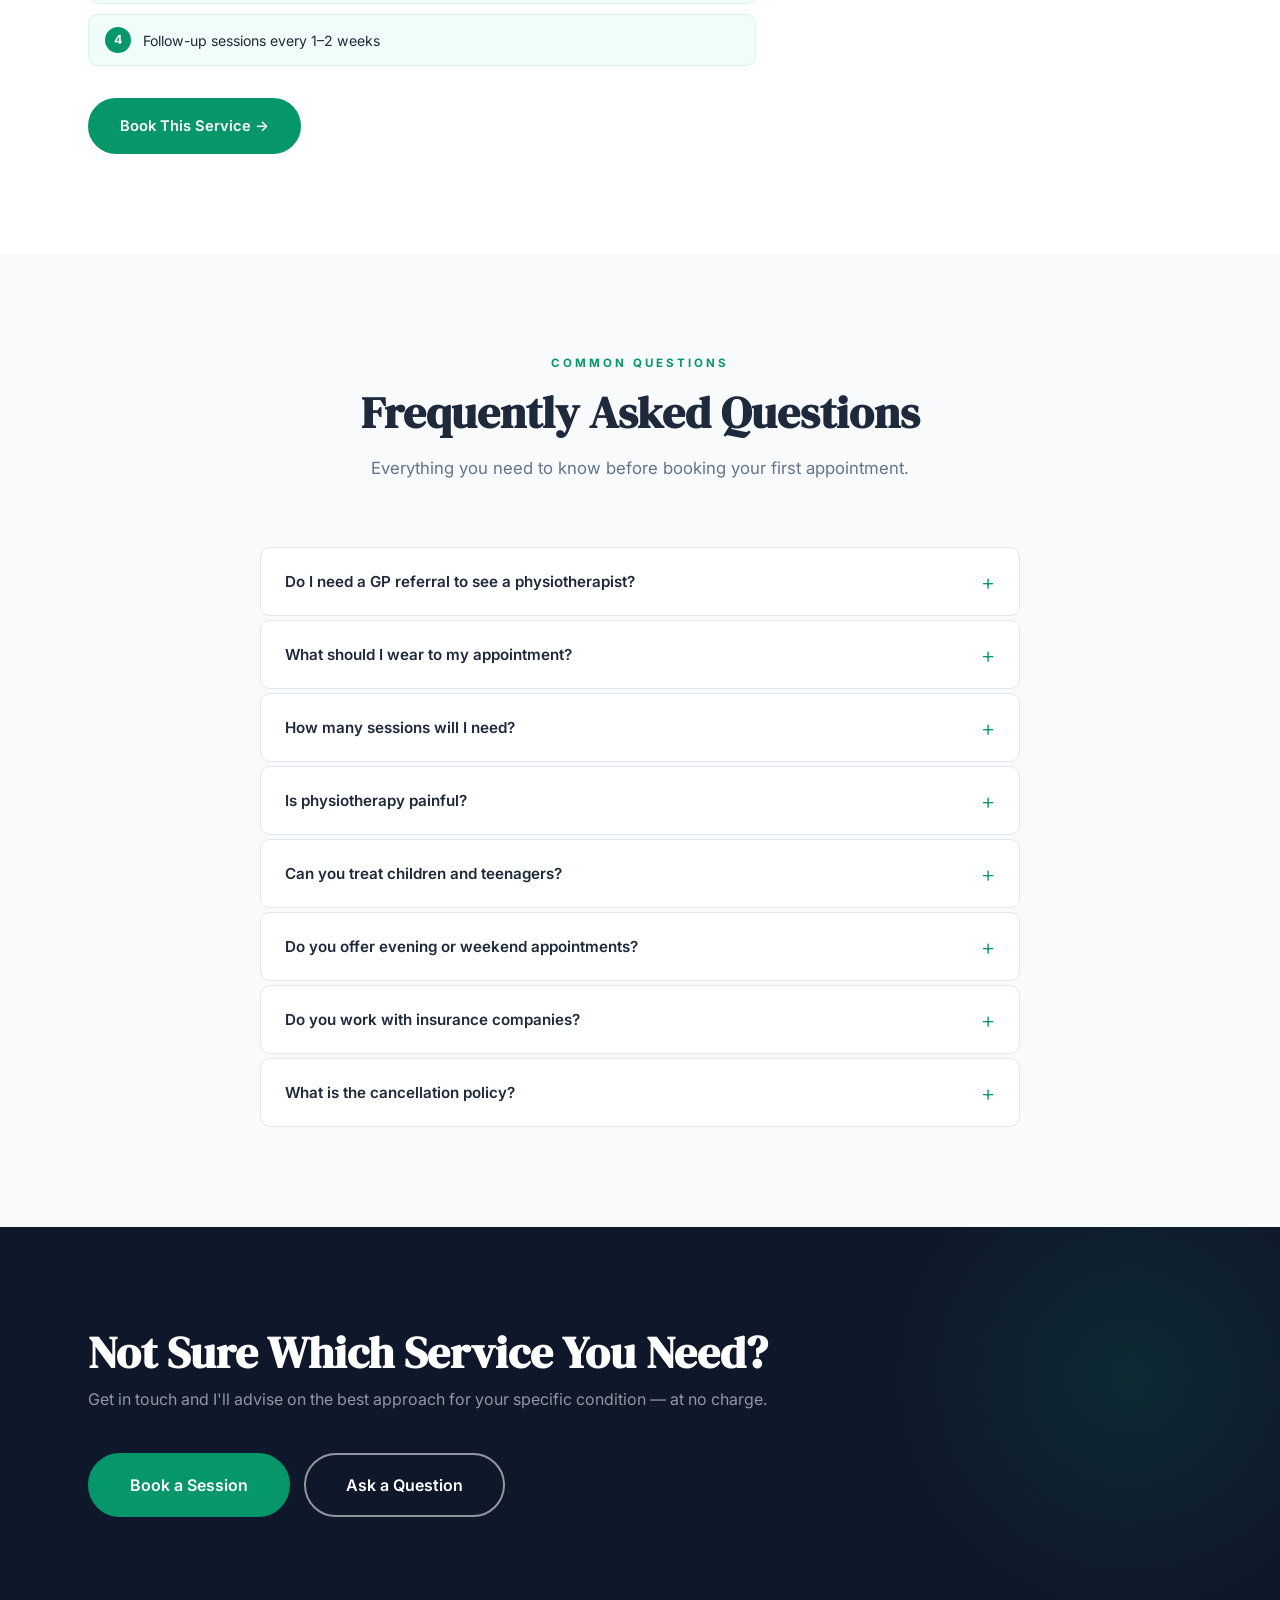
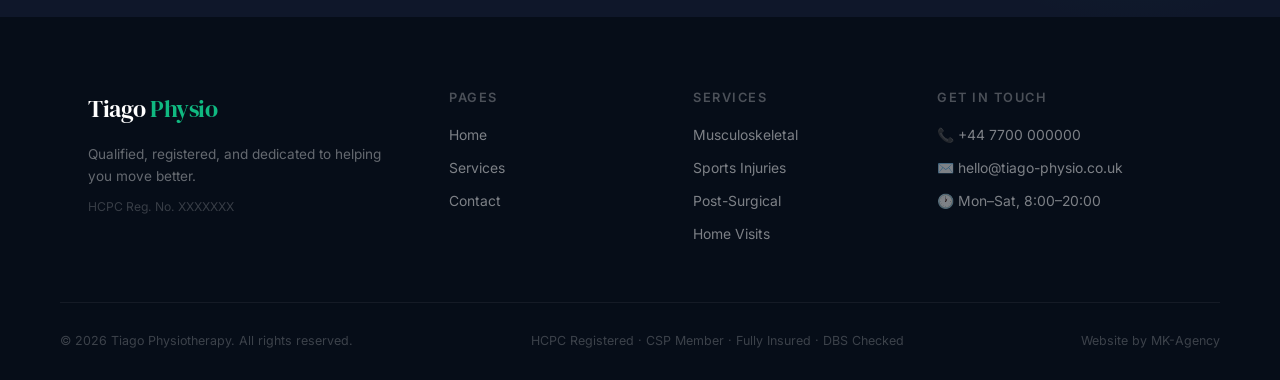
<file: services.html>
<!DOCTYPE html>
<html lang="en-GB">
<head>
  <meta charset="UTF-8" />
  <meta name="viewport" content="width=device-width, initial-scale=1.0" />
  <title>Tiago | Services &amp; Treatments</title>
  <meta name="description" content="Full range of physiotherapy services — musculoskeletal, sports rehab, post-surgical, manual therapy, home visits and more." />
  <link rel="stylesheet" href="shared.css" />
  <link rel="preconnect" href="https://fonts.googleapis.com" />
  <link href="https://fonts.googleapis.com/css2?family=Inter:wght@300;400;500;600;700&family=DM+Serif+Display&display=swap" rel="stylesheet" />
</head>
<body>

  <header class="nav-header" id="navbar">
    <div class="container nav-inner">
      <a href="index.html" class="logo">Tiago <span>Physio</span></a>
      <nav class="nav-links" id="navLinks">
        <a href="index.html">Home</a>
        <a href="services.html" class="active">Services</a>
        <a href="contact.html">Contact</a>
        <a href="contact.html" class="nav-cta">Book a Session</a>
      </nav>
      <button class="hamburger" id="hamburger" aria-label="Toggle menu">
        <span></span><span></span><span></span>
      </button>
    </div>
  </header>

  <section class="page-hero">
    <div class="container">
      <p class="section-tag animate-in">What I Offer</p>
      <h1 class="animate-in delay-1">Services &amp; Treatments</h1>
      <p class="page-hero-sub animate-in delay-2">Evidence-based physiotherapy tailored to your condition, goals, and lifestyle. Click any service to learn exactly what's involved.</p>
      <div class="page-breadcrumb animate-in delay-3">
        <a href="index.html">Home</a> <span>/</span> <span>Services</span>
      </div>
    </div>
  </section>

  <section class="section service-tabs-section">
    <div class="container">
      <div class="stab-nav" id="stabNav">
        <button class="stab-btn active" data-tab="musculo">Musculoskeletal</button>
        <button class="stab-btn" data-tab="sports">Sports Rehab</button>
        <button class="stab-btn" data-tab="surgical">Post-Surgical</button>
        <button class="stab-btn" data-tab="manual">Manual Therapy</button>
        <button class="stab-btn" data-tab="assessment">Assessment</button>
        <button class="stab-btn" data-tab="homevisit">Home Visits</button>
      </div>

      <div class="stab-panel active" id="tab-musculo">
        <div class="spanel-grid">
          <div class="spanel-info reveal">
            <div class="spanel-tag">Most Popular</div>
            <h2>Musculoskeletal Physiotherapy</h2>
            <p class="spanel-intro">The most common form of physiotherapy, treating conditions affecting muscles, joints, tendons, ligaments, and nerves throughout the body.</p>
            <div class="spanel-details">
              <div class="sdetail-block">
                <h4>What it involves</h4>
                <p>A thorough assessment of the affected area, surrounding structures, and contributing factors. Treatment typically combines hands-on techniques with a tailored home exercise programme and education about your condition.</p>
              </div>
              <div class="sdetail-block">
                <h4>Conditions treated</h4>
                <ul class="slist">
                  <li>Lower back &amp; neck pain</li>
                  <li>Sciatica &amp; nerve pain</li>
                  <li>Hip &amp; knee pain</li>
                  <li>Shoulder &amp; elbow conditions</li>
                  <li>Foot &amp; ankle problems</li>
                  <li>Arthritis &amp; joint pain</li>
                  <li>Muscle strains &amp; tears</li>
                  <li>Tendinopathies (tennis elbow, Achilles, etc.)</li>
                </ul>
              </div>
              <div class="sdetail-block">
                <h4>What to expect</h4>
                <div class="expect-steps">
                  <div class="expect-step"><span>1</span><p>60-min initial assessment &amp; diagnosis</p></div>
                  <div class="expect-step"><span>2</span><p>Hands-on treatment begins same session</p></div>
                  <div class="expect-step"><span>3</span><p>Written exercise programme provided</p></div>
                  <div class="expect-step"><span>4</span><p>Follow-up sessions every 1–2 weeks</p></div>
                </div>
              </div>
            </div>
            <a href="contact.html" class="btn btn-primary">Book This Service →</a>
          </div>
          <div class="spanel-visual reveal">
            <div class="svisual-card">
              <div class="svc-icon-large">🦴</div>
              <div class="svc-stats">
                <div class="svstat"><strong>60 min</strong><span>Initial session</span></div>
                <div class="svstat"><strong>45 min</strong><span>Follow-up sessions</span></div>
                <div class="svstat"><strong>4–8</strong><span>Avg. sessions</span></div>
              </div>
              <div class="svc-includes">
                <h4>Every session includes</h4>
                <ul>
                  <li>Full assessment &amp; progress review</li>
                  <li>Hands-on treatment</li>
                  <li>Exercise programme</li>
                  <li>Written session notes</li>
                  <li>Advice &amp; self-management tips</li>
                </ul>
              </div>
              <a href="contact.html" class="btn btn-primary btn-full">Book Now</a>
            </div>
          </div>
        </div>
      </div>

      <div class="stab-panel" id="tab-sports">
        <div class="spanel-grid">
          <div class="spanel-info reveal">
            <div class="spanel-tag">Popular with Athletes</div>
            <h2>Sports Injury Rehabilitation</h2>
            <p class="spanel-intro">Specialist rehabilitation for sports-related injuries, designed to get you back to your sport safely, quickly, and stronger than before.</p>
            <div class="spanel-details">
              <div class="sdetail-block">
                <h4>What it involves</h4>
                <p>A sport-specific approach combining injury assessment, manual therapy, progressive loading, and return-to-sport protocols. I work around your training schedule and performance goals — not just pain relief.</p>
              </div>
              <div class="sdetail-block">
                <h4>Conditions treated</h4>
                <ul class="slist">
                  <li>Ankle &amp; knee ligament sprains</li>
                  <li>Hamstring &amp; quad strains</li>
                  <li>Stress fractures &amp; bone stress</li>
                  <li>Runner's knee (PFPS)</li>
                  <li>Shin splints (MTSS)</li>
                  <li>Rotator cuff injuries</li>
                  <li>Achilles tendinopathy</li>
                  <li>Groin &amp; hip flexor injuries</li>
                </ul>
              </div>
              <div class="sdetail-block">
                <h4>Return-to-Sport Stages</h4>
                <div class="expect-steps">
                  <div class="expect-step"><span>1</span><p>Acute management &amp; pain control</p></div>
                  <div class="expect-step"><span>2</span><p>Restore range of motion &amp; strength</p></div>
                  <div class="expect-step"><span>3</span><p>Sport-specific conditioning</p></div>
                  <div class="expect-step"><span>4</span><p>Full return-to-play clearance</p></div>
                </div>
              </div>
            </div>
            <a href="contact.html" class="btn btn-primary">Book This Service →</a>
          </div>
          <div class="spanel-visual reveal">
            <div class="svisual-card">
              <div class="svc-icon-large">🏃</div>
              <div class="svc-stats">
                <div class="svstat"><strong>60 min</strong><span>Initial session</span></div>
                <div class="svstat"><strong>45 min</strong><span>Follow-up sessions</span></div>
                <div class="svstat"><strong>6–12</strong><span>Avg. sessions</span></div>
              </div>
              <div class="svc-includes">
                <h4>Every session includes</h4>
                <ul>
                  <li>Sport-specific assessment</li>
                  <li>Progressive loading plan</li>
                  <li>Return-to-sport milestones</li>
                  <li>Training load management</li>
                  <li>Injury prevention advice</li>
                </ul>
              </div>
              <a href="contact.html" class="btn btn-primary btn-full">Book Now</a>
            </div>
          </div>
        </div>
      </div>

      <div class="stab-panel" id="tab-surgical">
        <div class="spanel-grid">
          <div class="spanel-info reveal">
            <div class="spanel-tag">Post-Op Care</div>
            <h2>Post-Surgical Rehabilitation</h2>
            <p class="spanel-intro">Structured, evidence-based rehabilitation following orthopaedic surgery to restore full strength, mobility, and function safely.</p>
            <div class="spanel-details">
              <div class="sdetail-block">
                <h4>What it involves</h4>
                <p>Phase-based rehabilitation following your surgeon's protocol, progressed according to your healing, strength, and functional milestones. I liaise with your surgical team to ensure a safe, coordinated recovery.</p>
              </div>
              <div class="sdetail-block">
                <h4>Surgeries supported</h4>
                <ul class="slist">
                  <li>ACL &amp; PCL reconstruction</li>
                  <li>Knee &amp; hip replacement</li>
                  <li>Rotator cuff repair</li>
                  <li>Shoulder labrum repair</li>
                  <li>Spinal decompression &amp; fusion</li>
                  <li>Ankle ligament reconstruction</li>
                  <li>Meniscal repair</li>
                  <li>Fracture fixation</li>
                </ul>
              </div>
              <div class="sdetail-block">
                <h4>Recovery Phases</h4>
                <div class="expect-steps">
                  <div class="expect-step"><span>1</span><p>Early post-op: swelling &amp; pain control</p></div>
                  <div class="expect-step"><span>2</span><p>Restore mobility &amp; basic strength</p></div>
                  <div class="expect-step"><span>3</span><p>Progressive strength &amp; endurance</p></div>
                  <div class="expect-step"><span>4</span><p>Return to full function / sport</p></div>
                </div>
              </div>
            </div>
            <a href="contact.html" class="btn btn-primary">Book This Service →</a>
          </div>
          <div class="spanel-visual reveal">
            <div class="svisual-card">
              <div class="svc-icon-large">🔄</div>
              <div class="svc-stats">
                <div class="svstat"><strong>60 min</strong><span>Initial session</span></div>
                <div class="svstat"><strong>45 min</strong><span>Follow-up sessions</span></div>
                <div class="svstat"><strong>12–24</strong><span>Avg. sessions</span></div>
              </div>
              <div class="svc-includes">
                <h4>Every session includes</h4>
                <ul>
                  <li>Phase-appropriate exercises</li>
                  <li>Swelling &amp; pain management</li>
                  <li>Milestone tracking</li>
                  <li>Liaison with surgical team</li>
                  <li>Home programme updates</li>
                </ul>
              </div>
              <a href="contact.html" class="btn btn-primary btn-full">Book Now</a>
            </div>
          </div>
        </div>
      </div>

      <div class="stab-panel" id="tab-manual">
        <div class="spanel-grid">
          <div class="spanel-info reveal">
            <div class="spanel-tag">Hands-On Treatment</div>
            <h2>Manual Therapy</h2>
            <p class="spanel-intro">Skilled, hands-on techniques to reduce pain, restore joint movement, and improve tissue function — often providing immediate relief.</p>
            <div class="spanel-details">
              <div class="sdetail-block">
                <h4>What it involves</h4>
                <p>A range of evidence-based hands-on techniques applied to joints, muscles, and soft tissues. Manual therapy is typically used alongside exercise and education for best long-term results.</p>
              </div>
              <div class="sdetail-block">
                <h4>Techniques used</h4>
                <ul class="slist">
                  <li>Joint mobilisation &amp; manipulation</li>
                  <li>Soft tissue massage</li>
                  <li>Myofascial release</li>
                  <li>Trigger point therapy</li>
                  <li>Neural mobilisation</li>
                  <li>Dry needling / acupuncture</li>
                  <li>Mulligan &amp; Maitland techniques</li>
                  <li>Taping &amp; strapping</li>
                </ul>
              </div>
              <div class="sdetail-block">
                <h4>Best suited for</h4>
                <div class="expect-steps">
                  <div class="expect-step"><span>✓</span><p>Stiff, restricted joints</p></div>
                  <div class="expect-step"><span>✓</span><p>Acute muscle &amp; soft tissue pain</p></div>
                  <div class="expect-step"><span>✓</span><p>Headaches &amp; neck stiffness</p></div>
                  <div class="expect-step"><span>✓</span><p>Chronic tension &amp; tightness</p></div>
                </div>
              </div>
            </div>
            <a href="contact.html" class="btn btn-primary">Book This Service →</a>
          </div>
          <div class="spanel-visual reveal">
            <div class="svisual-card">
              <div class="svc-icon-large">💆</div>
              <div class="svc-stats">
                <div class="svstat"><strong>45 min</strong><span>Standard</span></div>
                <div class="svstat"><strong>60 min</strong><span>Extended</span></div>
                <div class="svstat"><strong>3–6</strong><span>Avg. sessions</span></div>
              </div>
              <div class="svc-includes">
                <h4>Every session includes</h4>
                <ul>
                  <li>Hands-on treatment</li>
                  <li>Movement reassessment</li>
                  <li>Self-mobilisation exercises</li>
                  <li>Posture &amp; ergonomic advice</li>
                  <li>Tailored home programme</li>
                </ul>
              </div>
              <a href="contact.html" class="btn btn-primary btn-full">Book Now</a>
            </div>
          </div>
        </div>
      </div>

      <div class="stab-panel" id="tab-assessment">
        <div class="spanel-grid">
          <div class="spanel-info reveal">
            <div class="spanel-tag">Prevention &amp; Performance</div>
            <h2>Movement Assessment</h2>
            <p class="spanel-intro">A comprehensive biomechanical screening to identify how you move, find weaknesses or imbalances, and prevent injury before it happens.</p>
            <div class="spanel-details">
              <div class="sdetail-block">
                <h4>What it involves</h4>
                <p>A full-body movement screen analysing posture, joint mobility, muscle strength, movement patterns, and biomechanics. You receive a detailed written report with prioritised recommendations.</p>
              </div>
              <div class="sdetail-block">
                <h4>Who it's for</h4>
                <ul class="slist">
                  <li>Recreational &amp; competitive athletes</li>
                  <li>People with recurring injuries</li>
                  <li>Those returning to exercise</li>
                  <li>Desk workers with persistent pain</li>
                  <li>Anyone wanting to move better</li>
                  <li>Pre-season screening</li>
                  <li>Post-rehab performance check</li>
                </ul>
              </div>
              <div class="sdetail-block">
                <h4>Assessment includes</h4>
                <div class="expect-steps">
                  <div class="expect-step"><span>✓</span><p>Postural &amp; alignment analysis</p></div>
                  <div class="expect-step"><span>✓</span><p>Joint mobility screening</p></div>
                  <div class="expect-step"><span>✓</span><p>Functional movement tests</p></div>
                  <div class="expect-step"><span>✓</span><p>Written report &amp; action plan</p></div>
                </div>
              </div>
            </div>
            <a href="contact.html" class="btn btn-primary">Book This Service →</a>
          </div>
          <div class="spanel-visual reveal">
            <div class="svisual-card">
              <div class="svc-icon-large">📋</div>
              <div class="svc-stats">
                <div class="svstat"><strong>75 min</strong><span>Full assessment</span></div>
                <div class="svstat"><strong>1–2</strong><span>Sessions typically</span></div>
                <div class="svstat"><strong>100%</strong><span>Report included</span></div>
              </div>
              <div class="svc-includes">
                <h4>You'll receive</h4>
                <ul>
                  <li>Full written movement report</li>
                  <li>Priority areas identified</li>
                  <li>Personalised exercise plan</li>
                  <li>Injury risk summary</li>
                  <li>Follow-up recommendations</li>
                </ul>
              </div>
              <a href="contact.html" class="btn btn-primary btn-full">Book Now</a>
            </div>
          </div>
        </div>
      </div>

      <div class="stab-panel" id="tab-homevisit">
        <div class="spanel-grid">
          <div class="spanel-info reveal">
            <div class="spanel-tag">Maximum Convenience</div>
            <h2>Home Visit Physiotherapy</h2>
            <p class="spanel-intro">All the same high-quality physiotherapy treatment, delivered in the comfort and convenience of your own home.</p>
            <div class="spanel-details">
              <div class="sdetail-block">
                <h4>What it involves</h4>
                <p>I bring everything needed for a complete physiotherapy session to your home — from assessment tools to treatment equipment. The full range of services is available as a home visit, with no compromise on quality.</p>
              </div>
              <div class="sdetail-block">
                <h4>Ideal for</h4>
                <ul class="slist">
                  <li>Limited mobility after injury or surgery</li>
                  <li>Elderly patients</li>
                  <li>Busy professionals &amp; parents</li>
                  <li>Those without easy transport</li>
                  <li>Post-operative early recovery</li>
                  <li>Anxiety around clinic environments</li>
                </ul>
              </div>
              <div class="sdetail-block">
                <h4>How it works</h4>
                <div class="expect-steps">
                  <div class="expect-step"><span>1</span><p>Book via form or phone</p></div>
                  <div class="expect-step"><span>2</span><p>Confirm your address &amp; time</p></div>
                  <div class="expect-step"><span>3</span><p>I arrive fully equipped</p></div>
                  <div class="expect-step"><span>4</span><p>Full session in your home</p></div>
                </div>
              </div>
            </div>
            <a href="contact.html" class="btn btn-primary">Book a Home Visit →</a>
          </div>
          <div class="spanel-visual reveal">
            <div class="svisual-card">
              <div class="svc-icon-large">🏠</div>
              <div class="svc-stats">
                <div class="svstat"><strong>60 min</strong><span>Initial session</span></div>
                <div class="svstat"><strong>45 min</strong><span>Follow-up sessions</span></div>
                <div class="svstat"><strong>Travel</strong><span>Fee may apply</span></div>
              </div>
              <div class="svc-includes">
                <h4>Home visit includes</h4>
                <ul>
                  <li>All standard services available</li>
                  <li>Full equipment brought to you</li>
                  <li>Flexible appointment times</li>
                  <li>Evening &amp; weekend slots</li>
                  <li>Same quality as clinic</li>
                </ul>
              </div>
              <a href="contact.html" class="btn btn-primary btn-full">Book Now</a>
            </div>
          </div>
        </div>
      </div>
    </div>
  </section>

  <!-- FAQ -->
  <section class="section faq-section bg-light">
    <div class="container">
      <div class="section-header">
        <p class="section-tag">Common Questions</p>
        <h2>Frequently Asked Questions</h2>
        <p class="section-sub">Everything you need to know before booking your first appointment.</p>
      </div>
      <div class="faq-list" id="faqList">
        <div class="faq-item">
          <button class="faq-q">Do I need a GP referral to see a physiotherapist? <span class="faq-arrow">+</span></button>
          <div class="faq-a"><p>No — physiotherapists are autonomous practitioners. You can book directly without a GP referral. If I feel your condition requires medical input, I'll advise you accordingly.</p></div>
        </div>
        <div class="faq-item">
          <button class="faq-q">What should I wear to my appointment? <span class="faq-arrow">+</span></button>
          <div class="faq-a"><p>Comfortable, loose-fitting clothing that allows easy access to the affected area. For lower limb issues, shorts are ideal. For shoulder or upper back problems, a vest top or sports bra works well.</p></div>
        </div>
        <div class="faq-item">
          <button class="faq-q">How many sessions will I need? <span class="faq-arrow">+</span></button>
          <div class="faq-a"><p>This varies significantly depending on your condition, its severity, and how long it's been present. As a general guide: acute injuries typically need 3–6 sessions; post-surgical rehab may require 12–24. I'll give you a clearer estimate after your initial assessment.</p></div>
        </div>
        <div class="faq-item">
          <button class="faq-q">Is physiotherapy painful? <span class="faq-arrow">+</span></button>
          <div class="faq-a"><p>Some techniques may cause mild discomfort during treatment — particularly manual therapy or exercise — but this should always be within a tolerable range. I'll communicate clearly throughout and adapt based on your feedback. You should never feel sharp or severe pain during a session.</p></div>
        </div>
        <div class="faq-item">
          <button class="faq-q">Can you treat children and teenagers? <span class="faq-arrow">+</span></button>
          <div class="faq-a"><p>Yes — I treat patients of all ages, including children and adolescents. For patients under 16, a parent or guardian must be present during the appointment.</p></div>
        </div>
        <div class="faq-item">
          <button class="faq-q">Do you offer evening or weekend appointments? <span class="faq-arrow">+</span></button>
          <div class="faq-a"><p>Yes. I offer flexible appointment times including evenings and Saturdays to fit around your schedule. Get in touch and I'll do my best to accommodate you.</p></div>
        </div>
        <div class="faq-item">
          <button class="faq-q">Do you work with insurance companies? <span class="faq-arrow">+</span></button>
          <div class="faq-a"><p>I work with a number of private health insurers. Please check with your insurer in advance and let me know when booking if you're using private health insurance — I can provide receipts and reports as required.</p></div>
        </div>
        <div class="faq-item">
          <button class="faq-q">What is the cancellation policy? <span class="faq-arrow">+</span></button>
          <div class="faq-a"><p>I ask for at least 24 hours' notice if you need to cancel or rearrange your appointment. Late cancellations or no-shows may be charged at the full session rate.</p></div>
        </div>
      </div>
    </div>
  </section>

  <section class="section cta-section">
    <div class="container cta-inner">
      <div class="cta-text">
        <h2>Not Sure Which Service You Need?</h2>
        <p>Get in touch and I'll advise on the best approach for your specific condition — at no charge.</p>
      </div>
      <div class="cta-btns">
        <a href="contact.html" class="btn btn-primary btn-lg">Book a Session</a>
        <a href="contact.html" class="btn btn-outline btn-lg">Ask a Question</a>
      </div>
    </div>
  </section>

  <footer class="footer">
    <div class="container footer-inner">
      <div class="footer-brand">
        <a href="index.html" class="logo">Tiago <span>Physio</span></a>
        <p>Qualified, registered, and dedicated to helping you move better.</p>
        <p class="footer-reg">HCPC Reg. No. XXXXXXX</p>
      </div>
      <div class="footer-nav">
        <h4>Pages</h4>
        <a href="index.html">Home</a>
        <a href="services.html">Services</a>
        <a href="contact.html">Contact</a>
      </div>
      <div class="footer-nav">
        <h4>Services</h4>
        <a href="services.html">Musculoskeletal</a>
        <a href="services.html">Sports Injuries</a>
        <a href="services.html">Post-Surgical</a>
        <a href="services.html">Home Visits</a>
      </div>
      <div class="footer-contact">
        <h4>Get in Touch</h4>
        <a href="tel:+447700000000">📞 +44 7700 000000</a>
        <a href="mailto:hello@tiago-physio.co.uk">✉️ hello@tiago-physio.co.uk</a>
        <p>🕐 Mon–Sat, 8:00–20:00</p>
      </div>
    </div>
    <div class="container footer-bottom">
      <p>&copy; <span id="year"></span> Tiago Physiotherapy. All rights reserved.</p>
      <p>HCPC Registered · CSP Member · Fully Insured · DBS Checked</p>
      <p class="footer-credit">Website by MK-Agency</p>
    </div>
  </footer>

  <a href="contact.html" class="fab" aria-label="Book a session">
    <span class="fab-icon">📅</span>
    <span class="fab-label">Book Now</span>
  </a>

  <script src="shared.js"></script>
</body>
</html>
</file>
<file: shared.css>
/* ============================================================
   SHARED.CSS — complete design system for all pages
   ============================================================ */

*, *::before, *::after { box-sizing: border-box; margin: 0; padding: 0; }

:root {
  --slate:      #0f172a;
  --slate-mid:  #1e293b;
  --green:      #059669;
  --green-lt:   #10b981;
  --green-dk:   #047857;
  --green-bg:   #ecfdf5;
  --green-pale: #f0fdf9;
  --light:      #f8fafc;
  --white:      #ffffff;
  --text:       #1e293b;
  --muted:      #64748b;
  --border:     #e2e8f0;
  --shadow-sm:  0 1px 8px rgba(15,23,42,0.07);
  --shadow:     0 4px 24px rgba(15,23,42,0.10);
  --shadow-lg:  0 16px 56px rgba(15,23,42,0.14);
  --radius:     16px;
  --radius-sm:  10px;
  --trans:      0.22s ease;
}

html { scroll-behavior: smooth; }

body {
  font-family: 'Inter', sans-serif;
  color: var(--text);
  line-height: 1.65;
  font-size: 16px;
  background: var(--white);
  overflow-x: hidden;
}

h1, h2 { font-family: 'DM Serif Display', serif; line-height: 1.15; }
h3, h4 { font-weight: 600; line-height: 1.35; }
h1 { font-size: clamp(2.6rem, 5.5vw, 4rem); }
h2 { font-size: clamp(1.9rem, 3.5vw, 2.8rem); }
h3 { font-size: 1.1rem; }
h4 { font-size: 0.8rem; text-transform: uppercase; letter-spacing: 1.5px; color: var(--muted); }
p  { color: var(--muted); }
a  { text-decoration: none; color: inherit; }
img { max-width: 100%; display: block; }
ul { list-style: none; }

.container { max-width: 1160px; margin: 0 auto; padding: 0 28px; }
.section   { padding: 100px 0; }
.bg-light  { background: var(--light); }
.bg-green  { background: var(--green-pale); }

/* ===== BUTTONS ===== */
.btn {
  display: inline-flex;
  align-items: center;
  gap: 8px;
  padding: 14px 30px;
  border-radius: 50px;
  font-weight: 600;
  font-size: 0.92rem;
  font-family: inherit;
  cursor: pointer;
  transition: all var(--trans);
  border: 2px solid transparent;
  white-space: nowrap;
}
.btn-lg  { padding: 17px 40px; font-size: 1rem; }
.btn-sm  { padding: 10px 22px; font-size: 0.85rem; border-radius: 50px; }
.btn-full { width: 100%; justify-content: center; }

.btn-primary {
  background: var(--green);
  color: var(--white);
  border-color: var(--green);
}
.btn-primary:hover {
  background: var(--green-dk);
  border-color: var(--green-dk);
  transform: translateY(-2px);
  box-shadow: 0 10px 28px rgba(5,150,105,0.35);
}
.btn-outline {
  background: transparent;
  color: var(--white);
  border-color: rgba(255,255,255,0.55);
}
.btn-outline:hover {
  background: rgba(255,255,255,0.12);
  border-color: var(--white);
}
.btn-outline-dark {
  background: transparent;
  color: var(--green);
  border-color: var(--green);
}
.btn-outline-dark:hover {
  background: var(--green);
  color: var(--white);
  transform: translateY(-2px);
}
.btn-ghost {
  background: transparent;
  color: var(--muted);
  border-color: var(--border);
}
.btn-ghost:hover {
  border-color: var(--green);
  color: var(--green);
}

/* ===== SECTION HEADERS ===== */
.section-header { text-align: center; margin-bottom: 64px; }
.section-tag {
  font-size: 0.72rem;
  font-weight: 700;
  letter-spacing: 3px;
  text-transform: uppercase;
  color: var(--green);
  display: block;
  margin-bottom: 14px;
}
.section-sub { max-width: 560px; margin: 16px auto 0; font-size: 1.05rem; }

/* ===== NAVBAR ===== */
.nav-header {
  position: fixed;
  top: 0; left: 0; right: 0;
  z-index: 1000;
  padding: 24px 0;
  transition: all var(--trans);
}
.nav-header.scrolled {
  background: rgba(255,255,255,0.97);
  backdrop-filter: blur(16px);
  -webkit-backdrop-filter: blur(16px);
  padding: 16px 0;
  box-shadow: 0 1px 0 var(--border), var(--shadow-sm);
}
.nav-inner { display: flex; align-items: center; justify-content: space-between; }

.logo {
  font-family: 'DM Serif Display', serif;
  font-size: 1.5rem;
  font-weight: 400;
  color: var(--white);
  transition: color var(--trans);
  letter-spacing: -0.5px;
}
.logo span { color: var(--green-lt); }
.nav-header.scrolled .logo { color: var(--slate); }

.nav-links { display: flex; align-items: center; gap: 40px; }
.nav-links a {
  font-size: 0.87rem;
  font-weight: 500;
  color: rgba(255,255,255,0.82);
  transition: color var(--trans);
}
.nav-links a:hover { color: var(--white); }
.nav-links a.active { color: var(--white); font-weight: 600; }
.nav-header.scrolled .nav-links a { color: var(--muted); }
.nav-header.scrolled .nav-links a:hover { color: var(--green); }
.nav-header.scrolled .nav-links a.active { color: var(--slate); font-weight: 600; }

.nav-cta {
  background: var(--green) !important;
  color: var(--white) !important;
  padding: 11px 24px !important;
  border-radius: 50px !important;
  font-weight: 600 !important;
  font-size: 0.87rem !important;
}
.nav-cta:hover { background: var(--green-dk) !important; transform: translateY(-1px); box-shadow: 0 6px 20px rgba(5,150,105,0.3); }

.hamburger {
  display: none;
  flex-direction: column;
  gap: 5px;
  background: none;
  border: none;
  cursor: pointer;
  padding: 4px;
  z-index: 1100;
}
.hamburger span {
  display: block; width: 24px; height: 2px;
  background: var(--white);
  border-radius: 2px;
  transition: all var(--trans);
}
.nav-header.scrolled .hamburger span { background: var(--slate); }
.hamburger.open span:nth-child(1) { transform: rotate(45deg) translate(5px, 5px); }
.hamburger.open span:nth-child(2) { opacity: 0; }
.hamburger.open span:nth-child(3) { transform: rotate(-45deg) translate(5px, -5px); }

/* ===== HERO ===== */
.hero {
  position: relative;
  min-height: 100vh;
  display: flex;
  align-items: center;
  background: var(--slate);
  overflow: hidden;
}
.hero-glow {
  position: absolute;
  width: 700px; height: 700px;
  border-radius: 50%;
  background: radial-gradient(circle, rgba(5,150,105,0.18) 0%, transparent 70%);
  top: -100px; right: -100px;
  pointer-events: none;
}
.hero-glow-2 {
  position: absolute;
  width: 400px; height: 400px;
  border-radius: 50%;
  background: radial-gradient(circle, rgba(16,185,129,0.1) 0%, transparent 70%);
  bottom: 0; left: 20%;
  pointer-events: none;
}
.hero-grid-bg {
  position: absolute; inset: 0;
  background-image: linear-gradient(rgba(255,255,255,0.03) 1px, transparent 1px),
                    linear-gradient(90deg, rgba(255,255,255,0.03) 1px, transparent 1px);
  background-size: 56px 56px;
  pointer-events: none;
}
.hero-content {
  position: relative;
  z-index: 2;
  width: 100%;
  display: grid;
  grid-template-columns: 1fr 420px;
  gap: 64px;
  align-items: center;
  padding-top: 80px;
}
.hero-tag {
  display: inline-flex;
  align-items: center;
  gap: 8px;
  font-size: 0.72rem;
  font-weight: 700;
  letter-spacing: 3px;
  text-transform: uppercase;
  color: var(--green-lt);
  background: rgba(16,185,129,0.12);
  padding: 8px 16px;
  border-radius: 50px;
  margin-bottom: 24px;
  border: 1px solid rgba(16,185,129,0.25);
}
.tag-dot {
  width: 6px; height: 6px;
  border-radius: 50%;
  background: var(--green-lt);
  animation: pulse-dot 2s ease-in-out infinite;
}
@keyframes pulse-dot {
  0%, 100% { opacity: 1; }
  50% { opacity: 0.4; }
}
.hero h1 { color: var(--white); margin-bottom: 24px; }
.hero h1 .highlight {
  color: var(--green-lt);
  position: relative;
}
.hero-sub {
  font-size: 1.1rem;
  color: rgba(255,255,255,0.62);
  max-width: 500px;
  margin-bottom: 40px;
  line-height: 1.75;
}
.hero-btns { display: flex; gap: 14px; flex-wrap: wrap; margin-bottom: 40px; }
.hero-trust { display: flex; gap: 10px; flex-wrap: wrap; }
.trust-pill {
  font-size: 0.75rem;
  font-weight: 600;
  color: rgba(255,255,255,0.55);
  background: rgba(255,255,255,0.05);
  border: 1px solid rgba(255,255,255,0.1);
  padding: 6px 14px;
  border-radius: 50px;
}

/* Hero Card */
.hero-card-wrap { position: relative; }
.hero-card {
  background: rgba(255,255,255,0.05);
  border: 1px solid rgba(255,255,255,0.1);
  backdrop-filter: blur(20px);
  border-radius: 24px;
  padding: 32px;
  color: var(--white);
}
.hcard-top {
  display: flex;
  align-items: center;
  gap: 14px;
  margin-bottom: 28px;
}
.hcard-avatar {
  width: 52px; height: 52px;
  border-radius: 50%;
  background: linear-gradient(135deg, var(--green), var(--green-dk));
  display: flex; align-items: center; justify-content: center;
  font-family: 'DM Serif Display', serif;
  font-size: 1.4rem;
  color: var(--white);
  flex-shrink: 0;
}
.hcard-info strong { display: block; font-size: 1rem; font-weight: 600; }
.hcard-info span   { font-size: 0.8rem; color: rgba(255,255,255,0.5); }
.hcard-status {
  margin-left: auto;
  display: flex;
  align-items: center;
  gap: 6px;
  font-size: 0.75rem;
  color: var(--green-lt);
  background: rgba(16,185,129,0.12);
  padding: 5px 12px;
  border-radius: 50px;
  border: 1px solid rgba(16,185,129,0.3);
}
.status-dot {
  width: 6px; height: 6px;
  background: var(--green-lt);
  border-radius: 50%;
  animation: pulse-dot 2s ease-in-out infinite;
}
.hcard-stats {
  display: grid;
  grid-template-columns: repeat(3, 1fr);
  gap: 4px;
  margin-bottom: 24px;
}
.hstat {
  text-align: center;
  padding: 16px 8px;
  background: rgba(255,255,255,0.05);
  border-radius: 12px;
  border: 1px solid rgba(255,255,255,0.07);
}
.hstat-num {
  font-family: 'DM Serif Display', serif;
  font-size: 1.8rem;
  color: var(--white);
  line-height: 1;
}
.hstat span { font-size: 1.2rem; color: var(--green-lt); }
.hstat p    { font-size: 0.72rem; color: rgba(255,255,255,0.45); margin-top: 5px; line-height: 1.3; }
.hcard-btn {
  display: block;
  width: 100%;
  text-align: center;
  padding: 14px;
  background: var(--green);
  color: var(--white);
  border-radius: 50px;
  font-weight: 600;
  font-size: 0.9rem;
  transition: all var(--trans);
}
.hcard-btn:hover { background: var(--green-dk); transform: translateY(-1px); }

.scroll-hint {
  position: absolute;
  bottom: 36px;
  left: 50%;
  transform: translateX(-50%);
  display: flex;
  flex-direction: column;
  align-items: center;
  gap: 8px;
  z-index: 2;
}
.scroll-dot {
  width: 6px; height: 6px;
  background: rgba(255,255,255,0.4);
  border-radius: 50%;
  animation: bounce 1.6s ease-in-out infinite;
}
.scroll-hint span { font-size: 0.7rem; color: rgba(255,255,255,0.35); letter-spacing: 1.5px; text-transform: uppercase; }
@keyframes bounce {
  0%, 100% { transform: translateY(0); }
  50% { transform: translateY(6px); }
}

/* ===== SERVICES PREVIEW / CONDITIONS ===== */
.condition-pills {
  display: flex;
  flex-wrap: wrap;
  gap: 10px;
  justify-content: center;
  margin-bottom: 36px;
}
.cpill {
  padding: 10px 22px;
  border-radius: 50px;
  border: 2px solid var(--border);
  background: var(--white);
  font-size: 0.88rem;
  font-weight: 500;
  color: var(--muted);
  cursor: pointer;
  transition: all var(--trans);
}
.cpill:hover, .cpill.active {
  border-color: var(--green);
  background: var(--green);
  color: var(--white);
}
.condition-panel { min-height: 200px; margin-bottom: 48px; }
.cpanel { display: none; }
.cpanel.active { display: flex; gap: 28px; align-items: flex-start; background: var(--green-pale); border-radius: var(--radius); padding: 40px; border: 1px solid rgba(5,150,105,0.1); }
.cpanel-icon { font-size: 2.8rem; flex-shrink: 0; margin-top: 4px; }
.cpanel-text h3 { color: var(--slate); margin-bottom: 10px; font-size: 1.2rem; }
.cpanel-text p  { margin-bottom: 20px; }
.services-cta-bar {
  text-align: center;
  display: flex;
  align-items: center;
  justify-content: center;
  gap: 20px;
  flex-wrap: wrap;
}
.services-cta-bar p { color: var(--muted); font-size: 0.95rem; }

/* ===== ABOUT ===== */
.about-grid {
  display: grid;
  grid-template-columns: 1fr 1.5fr;
  gap: 80px;
  align-items: center;
}
.about-img-wrap { position: relative; }
.about-img-placeholder {
  width: 100%;
  aspect-ratio: 4/5;
  max-width: 400px;
  background: linear-gradient(155deg, var(--slate) 0%, #1a3a5c 50%, #0d4a3a 100%);
  border-radius: 24px;
  display: flex;
  flex-direction: column;
  align-items: center;
  justify-content: center;
  gap: 12px;
  box-shadow: var(--shadow-lg);
  overflow: hidden;
  position: relative;
}
.about-img-placeholder::before {
  content: '';
  position: absolute;
  inset: 0;
  background: radial-gradient(circle at 70% 30%, rgba(5,150,105,0.25), transparent 60%);
}
.initials-big {
  font-family: 'DM Serif Display', serif;
  font-size: 9rem;
  color: rgba(255,255,255,0.08);
  line-height: 1;
  position: relative;
  z-index: 1;
}
.img-caption {
  font-size: 0.78rem;
  color: rgba(255,255,255,0.3);
  letter-spacing: 1px;
  position: relative;
  z-index: 1;
}
.about-badge {
  position: absolute;
  bottom: -20px; right: -20px;
  background: var(--white);
  border-radius: var(--radius-sm);
  padding: 16px 20px;
  box-shadow: var(--shadow);
  display: flex;
  align-items: center;
  gap: 12px;
  border: 1px solid var(--border);
}
.badge-icon { font-size: 1.6rem; }
.about-badge strong { display: block; font-size: 0.88rem; color: var(--slate); }
.about-badge span   { font-size: 0.75rem; color: var(--muted); }
.about-text h2 { color: var(--slate); margin-bottom: 20px; }
.about-text p  { margin-bottom: 18px; }
.about-features { display: grid; grid-template-columns: 1fr 1fr; gap: 12px; margin: 24px 0 32px; }
.af-item {
  display: flex;
  align-items: center;
  gap: 10px;
  background: var(--green-pale);
  border-radius: var(--radius-sm);
  padding: 12px 16px;
  font-size: 0.85rem;
  font-weight: 500;
  color: var(--text);
  border: 1px solid rgba(5,150,105,0.12);
}
.af-icon { font-size: 1.1rem; flex-shrink: 0; }

/* ===== PROCESS ===== */
.process-steps {
  display: grid;
  grid-template-columns: repeat(4, 1fr);
  gap: 8px;
  position: relative;
}
.process-steps::before {
  content: '';
  position: absolute;
  top: 32px; left: 0; right: 0;
  height: 2px;
  background: linear-gradient(90deg, var(--green) 0%, rgba(5,150,105,0.15) 100%);
  z-index: 0;
}
.pstep {
  position: relative;
  z-index: 1;
  padding: 0 16px;
  text-align: center;
}
.pstep-num {
  width: 64px; height: 64px;
  border-radius: 50%;
  background: var(--green);
  color: var(--white);
  font-family: 'DM Serif Display', serif;
  font-size: 1.5rem;
  display: flex;
  align-items: center;
  justify-content: center;
  margin: 0 auto 24px;
  box-shadow: 0 0 0 6px var(--green-bg), 0 0 0 7px rgba(5,150,105,0.15);
}
.pstep-body h3 { color: var(--slate); margin-bottom: 8px; }

/* ===== TESTIMONIALS ===== */
.testimonial-slider { position: relative; min-height: 180px; }
.tslide { display: none; }
.tslide.active { display: block; }
.tcard {
  background: var(--white);
  border-radius: var(--radius);
  padding: 40px;
  box-shadow: var(--shadow);
  border: 1px solid var(--border);
  max-width: 800px;
  margin: 0 auto;
}
.stars { color: #f59e0b; font-size: 1.1rem; margin-bottom: 18px; letter-spacing: 3px; }
.tquote {
  font-size: 1.1rem;
  color: var(--slate) !important;
  font-style: italic;
  line-height: 1.75;
  margin-bottom: 28px;
}
.tauthor { display: flex; align-items: center; gap: 14px; }
.tavatar {
  width: 44px; height: 44px;
  border-radius: 50%;
  background: linear-gradient(135deg, var(--green), var(--green-dk));
  color: var(--white);
  font-weight: 700;
  font-size: 1rem;
  display: flex; align-items: center; justify-content: center;
  flex-shrink: 0;
}
.tauthor strong { display: block; color: var(--slate); font-size: 0.9rem; }
.tauthor span   { color: var(--muted); font-size: 0.8rem; }
.tslider-controls { display: flex; align-items: center; justify-content: center; gap: 20px; margin-top: 32px; }
.tprev, .tnext {
  width: 42px; height: 42px;
  border-radius: 50%;
  border: 2px solid var(--border);
  background: var(--white);
  font-size: 1.1rem;
  cursor: pointer;
  display: flex; align-items: center; justify-content: center;
  transition: all var(--trans);
  color: var(--muted);
}
.tprev:hover, .tnext:hover { border-color: var(--green); color: var(--green); }
.tdots { display: flex; gap: 8px; align-items: center; }
.tdot {
  width: 8px; height: 8px;
  border-radius: 50%;
  background: var(--border);
  border: none;
  cursor: pointer;
  transition: all var(--trans);
  padding: 0;
}
.tdot.active { background: var(--green); transform: scale(1.3); }

/* ===== CTA SECTION ===== */
.cta-section {
  background: var(--slate);
  position: relative;
  overflow: hidden;
}
.cta-section::before {
  content: '';
  position: absolute;
  width: 500px; height: 500px;
  border-radius: 50%;
  background: radial-gradient(circle, rgba(5,150,105,0.15), transparent 70%);
  right: -100px; top: -100px;
  pointer-events: none;
}
.cta-inner {
  display: flex;
  align-items: center;
  justify-content: space-between;
  gap: 40px;
  flex-wrap: wrap;
  position: relative;
  z-index: 1;
}
.cta-text h2 { color: var(--white); margin-bottom: 8px; }
.cta-text p  { color: rgba(255,255,255,0.55); }
.cta-btns    { display: flex; gap: 14px; flex-wrap: wrap; }

/* ===== FOOTER ===== */
.footer { background: #060d18; padding: 72px 0 0; }
.footer-inner {
  display: grid;
  grid-template-columns: 1.6fr 1fr 1fr 1.3fr;
  gap: 48px;
  padding-bottom: 56px;
  border-bottom: 1px solid rgba(255,255,255,0.06);
}
.footer-brand .logo { margin-bottom: 14px; color: var(--white); display: block; }
.footer-brand p     { color: rgba(255,255,255,0.38); font-size: 0.85rem; line-height: 1.65; }
.footer-reg         { margin-top: 10px; color: rgba(255,255,255,0.2) !important; font-size: 0.76rem !important; }
.footer-nav         { display: flex; flex-direction: column; gap: 10px; }
.footer-nav h4      { color: rgba(255,255,255,0.28); margin-bottom: 8px; }
.footer-nav a       { color: rgba(255,255,255,0.48); font-size: 0.87rem; transition: color var(--trans); }
.footer-nav a:hover { color: var(--green-lt); }
.footer-contact     { display: flex; flex-direction: column; gap: 10px; }
.footer-contact h4  { color: rgba(255,255,255,0.28); margin-bottom: 8px; }
.footer-contact a,
.footer-contact p   { color: rgba(255,255,255,0.48); font-size: 0.87rem; transition: color var(--trans); }
.footer-contact a:hover { color: var(--green-lt); }
.footer-bottom {
  display: flex;
  justify-content: space-between;
  align-items: center;
  padding: 28px 0;
  flex-wrap: wrap;
  gap: 8px;
}
.footer-bottom p { color: rgba(255,255,255,0.22); font-size: 0.78rem; }

/* ===== FLOATING ACTION BUTTON ===== */
.fab {
  position: fixed;
  bottom: 32px; right: 32px;
  background: var(--green);
  color: var(--white);
  border-radius: 50px;
  display: flex;
  align-items: center;
  gap: 10px;
  padding: 15px 24px;
  box-shadow: 0 8px 32px rgba(5,150,105,0.45);
  font-weight: 600;
  font-size: 0.88rem;
  z-index: 900;
  transition: all var(--trans);
  animation: fabPulse 3s ease-in-out infinite;
}
.fab:hover {
  background: var(--green-dk);
  transform: translateY(-3px);
  box-shadow: 0 14px 40px rgba(5,150,105,0.55);
  animation: none;
}
.fab-icon { font-size: 1rem; }
@keyframes fabPulse {
  0%, 100% { box-shadow: 0 8px 32px rgba(5,150,105,0.45); }
  50%       { box-shadow: 0 8px 48px rgba(5,150,105,0.7); }
}

/* ===== PAGE HERO (services + contact) ===== */
.page-hero {
  background: var(--slate);
  padding: 160px 0 80px;
  text-align: center;
  position: relative;
  overflow: hidden;
}
.page-hero::before {
  content: '';
  position: absolute;
  width: 600px; height: 600px;
  border-radius: 50%;
  background: radial-gradient(circle, rgba(5,150,105,0.14), transparent 70%);
  top: -200px; right: -100px;
  pointer-events: none;
}
.page-hero h1       { color: var(--white); margin-bottom: 16px; }
.page-hero-sub      { color: rgba(255,255,255,0.58); max-width: 560px; margin: 0 auto 24px; font-size: 1.05rem; }
.page-breadcrumb    { display: flex; justify-content: center; align-items: center; gap: 8px; font-size: 0.8rem; color: rgba(255,255,255,0.35); }
.page-breadcrumb a  { color: rgba(255,255,255,0.55); transition: color var(--trans); }
.page-breadcrumb a:hover { color: var(--green-lt); }

/* ===== REVEAL ANIMATIONS ===== */
.reveal {
  opacity: 0;
  transform: translateY(28px);
  transition: opacity 0.6s ease, transform 0.6s ease;
}
.reveal.visible { opacity: 1; transform: translateY(0); }
.animate-in {
  opacity: 0;
  transform: translateY(18px);
  animation: fadeUp 0.65s ease forwards;
}
.delay-1 { animation-delay: 0.12s; }
.delay-2 { animation-delay: 0.24s; }
.delay-3 { animation-delay: 0.36s; }
.delay-4 { animation-delay: 0.50s; }
.delay-5 { animation-delay: 0.64s; }
@keyframes fadeUp {
  to { opacity: 1; transform: translateY(0); }
}

/* ===== SERVICES PAGE ===== */
.stab-nav {
  display: flex;
  gap: 8px;
  flex-wrap: wrap;
  justify-content: center;
  margin-bottom: 48px;
  background: var(--light);
  padding: 8px;
  border-radius: 50px;
  width: fit-content;
  margin-left: auto;
  margin-right: auto;
}
.stab-btn {
  padding: 10px 24px;
  border-radius: 50px;
  border: none;
  background: transparent;
  font-size: 0.87rem;
  font-weight: 500;
  color: var(--muted);
  cursor: pointer;
  transition: all var(--trans);
  font-family: inherit;
}
.stab-btn:hover  { color: var(--text); }
.stab-btn.active { background: var(--white); color: var(--green); font-weight: 600; box-shadow: var(--shadow-sm); }

.stab-panel { display: none; }
.stab-panel.active { display: block; }
.spanel-grid {
  display: grid;
  grid-template-columns: 1fr 380px;
  gap: 56px;
  align-items: start;
}
.spanel-tag {
  display: inline-block;
  font-size: 0.72rem;
  font-weight: 700;
  letter-spacing: 2px;
  text-transform: uppercase;
  color: var(--green);
  background: var(--green-pale);
  border: 1px solid rgba(5,150,105,0.15);
  padding: 5px 14px;
  border-radius: 50px;
  margin-bottom: 16px;
}
.spanel-info h2 { color: var(--slate); margin-bottom: 14px; }
.spanel-intro   { font-size: 1.05rem; margin-bottom: 28px; }
.spanel-details { display: flex; flex-direction: column; gap: 28px; margin-bottom: 32px; }
.sdetail-block h4 { margin-bottom: 10px; }
.slist { display: flex; flex-direction: column; gap: 6px; }
.slist li {
  font-size: 0.9rem;
  color: var(--muted);
  padding: 7px 0;
  border-bottom: 1px solid var(--border);
  display: flex; align-items: center; gap: 8px;
}
.slist li::before { content: '→'; color: var(--green); font-size: 0.8rem; }
.expect-steps { display: flex; flex-direction: column; gap: 10px; }
.expect-step {
  display: flex; align-items: flex-start; gap: 12px;
  background: var(--green-pale);
  border-radius: var(--radius-sm);
  padding: 12px 16px;
  border: 1px solid rgba(5,150,105,0.1);
}
.expect-step span {
  width: 26px; height: 26px;
  border-radius: 50%;
  background: var(--green);
  color: var(--white);
  font-size: 0.78rem;
  font-weight: 700;
  display: flex; align-items: center; justify-content: center;
  flex-shrink: 0;
}
.expect-step p { margin: 0; font-size: 0.88rem; color: var(--text); padding-top: 2px; }

.svisual-card {
  background: var(--white);
  border-radius: var(--radius);
  padding: 32px;
  box-shadow: var(--shadow);
  border: 1px solid var(--border);
  position: sticky;
  top: 100px;
}
.svc-icon-large { font-size: 3.5rem; margin-bottom: 20px; }
.svc-stats { display: grid; grid-template-columns: repeat(3, 1fr); gap: 8px; margin-bottom: 24px; }
.svstat {
  text-align: center;
  padding: 14px 8px;
  background: var(--light);
  border-radius: 10px;
}
.svstat strong { display: block; font-size: 1.1rem; color: var(--slate); font-weight: 700; }
.svstat span   { font-size: 0.72rem; color: var(--muted); }
.svc-includes  { margin-bottom: 24px; }
.svc-includes h4 { margin-bottom: 12px; }
.svc-includes ul { display: flex; flex-direction: column; gap: 8px; }
.svc-includes li { font-size: 0.87rem; color: var(--text); display: flex; align-items: center; gap: 8px; }
.svc-includes li::before { content: '✓'; color: var(--green); font-weight: 700; }

/* ===== FAQ ===== */
.faq-list { max-width: 760px; margin: 0 auto; display: flex; flex-direction: column; gap: 4px; }
.faq-item { border: 1px solid var(--border); border-radius: var(--radius-sm); overflow: hidden; background: var(--white); }
.faq-q {
  width: 100%;
  text-align: left;
  padding: 20px 24px;
  background: none;
  border: none;
  font-family: inherit;
  font-size: 0.95rem;
  font-weight: 600;
  color: var(--text);
  cursor: pointer;
  display: flex;
  justify-content: space-between;
  align-items: center;
  gap: 16px;
  transition: color var(--trans);
}
.faq-q:hover { color: var(--green); }
.faq-arrow { font-size: 1.4rem; font-weight: 300; color: var(--green); flex-shrink: 0; transition: transform var(--trans); }
.faq-item.open .faq-arrow { transform: rotate(45deg); }
.faq-a { display: none; padding: 0 24px 22px; }
.faq-item.open .faq-a { display: block; }
.faq-a p { font-size: 0.92rem; }

/* ===== CONTACT PAGE ===== */
.quick-contact { padding: 56px 0; background: var(--white); border-bottom: 1px solid var(--border); }
.qc-grid { display: grid; grid-template-columns: repeat(4, 1fr); gap: 16px; }
.qc-card {
  display: flex;
  align-items: center;
  gap: 14px;
  padding: 20px 22px;
  border: 1.5px solid var(--border);
  border-radius: var(--radius);
  background: var(--white);
  transition: all var(--trans);
  cursor: pointer;
}
.qc-card:hover { border-color: var(--green); box-shadow: var(--shadow-sm); transform: translateY(-2px); }
.qc-icon { font-size: 1.6rem; flex-shrink: 0; }
.qc-text { flex: 1; min-width: 0; }
.qc-text strong { display: block; font-size: 0.88rem; color: var(--slate); font-weight: 600; }
.qc-text span   { display: block; font-size: 0.82rem; color: var(--text); font-weight: 500; margin: 2px 0; }
.qc-text p      { font-size: 0.76rem; color: var(--muted); margin: 0; }
.qc-arrow       { color: var(--green); font-size: 1.1rem; flex-shrink: 0; }

.contact-grid { display: grid; grid-template-columns: 1fr 340px; gap: 56px; align-items: start; }
.form-wrap {
  background: var(--white);
  border-radius: var(--radius);
  padding: 44px;
  box-shadow: var(--shadow);
  border: 1px solid var(--border);
}
.form-header { margin-bottom: 28px; }
.form-header h2 { color: var(--slate); margin-bottom: 6px; }
.form-header p  { font-size: 0.92rem; }

/* Progress */
.form-progress { display: flex; align-items: center; margin-bottom: 32px; }
.fp-step { display: flex; align-items: center; gap: 8px; }
.fp-circle {
  width: 32px; height: 32px;
  border-radius: 50%;
  background: var(--light);
  border: 2px solid var(--border);
  display: flex; align-items: center; justify-content: center;
  font-size: 0.82rem; font-weight: 700;
  color: var(--muted);
  transition: all var(--trans);
}
.fp-step.active .fp-circle   { background: var(--green); border-color: var(--green); color: var(--white); }
.fp-step.done .fp-circle     { background: var(--green-bg); border-color: var(--green); color: var(--green); }
.fp-step span { font-size: 0.8rem; font-weight: 500; color: var(--muted); }
.fp-step.active span { color: var(--text); font-weight: 600; }
.fp-line { flex: 1; height: 2px; background: var(--border); margin: 0 12px; }

/* Form elements */
.form-step { display: none; }
.form-step.active { display: block; }
.form-row { display: grid; grid-template-columns: 1fr 1fr; gap: 16px; }
.form-group { display: flex; flex-direction: column; margin-bottom: 18px; }
.form-group label { font-size: 0.83rem; font-weight: 600; color: var(--text); margin-bottom: 6px; }
.req { color: var(--green); }
.form-group input,
.form-group select,
.form-group textarea {
  padding: 12px 16px;
  border: 1.5px solid var(--border);
  border-radius: var(--radius-sm);
  font-size: 0.92rem;
  font-family: inherit;
  color: var(--text);
  background: var(--white);
  transition: border-color var(--trans), box-shadow var(--trans);
  outline: none;
}
.form-group input:focus,
.form-group select:focus,
.form-group textarea:focus {
  border-color: var(--green);
  box-shadow: 0 0 0 3px rgba(5,150,105,0.1);
}
.form-group input.error,
.form-group textarea.error,
.form-group select.error { border-color: #ef4444; }
.field-error { font-size: 0.76rem; color: #ef4444; margin-top: 4px; min-height: 16px; }
.form-group textarea { resize: vertical; min-height: 110px; }

.body-pills, .day-pills { display: flex; flex-wrap: wrap; gap: 8px; margin-top: 6px; }
.bpill, .dpill {
  padding: 7px 16px;
  border-radius: 50px;
  border: 1.5px solid var(--border);
  background: var(--white);
  font-size: 0.82rem;
  font-weight: 500;
  color: var(--muted);
  cursor: pointer;
  transition: all var(--trans);
  font-family: inherit;
}
.bpill.active, .dpill.active,
.bpill:hover, .dpill:hover { border-color: var(--green); color: var(--green); background: var(--green-pale); }

.pain-slider-wrap { margin-top: 8px; }
.pain-slider { width: 100%; accent-color: var(--green); cursor: pointer; }
.pain-labels { display: flex; justify-content: space-between; font-size: 0.78rem; color: var(--muted); margin-top: 4px; }
.pain-val { font-weight: 700; color: var(--green); }
.pain-desc { text-align: center; font-size: 0.82rem; color: var(--muted); margin-top: 4px; }

.choice-cards { display: grid; grid-template-columns: repeat(2, 1fr); gap: 10px; margin-top: 8px; }
.choice-cards.small { grid-template-columns: repeat(3, 1fr); }
.choice-card { cursor: pointer; }
.choice-card input { display: none; }
.cc-inner {
  border: 2px solid var(--border);
  border-radius: var(--radius-sm);
  padding: 16px;
  text-align: center;
  transition: all var(--trans);
  background: var(--white);
}
.cc-inner:hover { border-color: var(--green); }
.choice-card input:checked + .cc-inner { border-color: var(--green); background: var(--green-pale); }
.cc-icon { font-size: 1.5rem; display: block; margin-bottom: 6px; }
.cc-inner strong { display: block; font-size: 0.85rem; color: var(--slate); margin-bottom: 2px; }
.cc-inner p { font-size: 0.76rem; color: var(--muted); margin: 0; }

.checkbox-label { display: flex; align-items: flex-start; gap: 10px; cursor: pointer; font-size: 0.85rem; color: var(--muted); }
.checkbox-label input { width: 16px; height: 16px; margin-top: 2px; accent-color: var(--green); flex-shrink: 0; }

.step-btns     { display: flex; gap: 12px; margin-top: 8px; }
.step-btns.two { justify-content: space-between; }

.form-success { text-align: center; padding: 48px 32px; }
.success-icon { font-size: 3rem; margin-bottom: 16px; }
.form-success h3 { color: var(--slate); font-size: 1.4rem; margin-bottom: 10px; }
.form-success p  { font-size: 0.95rem; }
.success-details { margin-top: 20px; background: var(--green-pale); border-radius: var(--radius-sm); padding: 16px; font-size: 0.85rem; text-align: left; }

/* Sidebar */
.contact-sidebar { display: flex; flex-direction: column; gap: 20px; }
.sidebar-block {
  background: var(--white);
  border: 1.5px solid var(--border);
  border-radius: var(--radius);
  padding: 28px;
}
.sidebar-block h3 { color: var(--slate); font-size: 1rem; margin-bottom: 18px; }
.next-steps { display: flex; flex-direction: column; gap: 14px; }
.ns-item { display: flex; align-items: flex-start; gap: 12px; }
.ns-num {
  width: 26px; height: 26px;
  border-radius: 50%;
  background: var(--green);
  color: var(--white);
  font-size: 0.75rem; font-weight: 700;
  display: flex; align-items: center; justify-content: center;
  flex-shrink: 0; margin-top: 2px;
}
.ns-item p { font-size: 0.87rem; color: var(--muted); margin: 0; }
.sidebar-list { display: flex; flex-direction: column; gap: 10px; }
.sidebar-list li { font-size: 0.87rem; color: var(--muted); display: flex; align-items: center; gap: 8px; }
.trust-block  { background: var(--green-pale); border-color: rgba(5,150,105,0.15); }
.trust-items  { display: flex; flex-direction: column; gap: 8px; }
.titem { display: flex; align-items: center; gap: 8px; font-size: 0.87rem; color: var(--text); }
.titem span { color: var(--green); font-weight: 700; }
.mini-review p      { font-size: 0.88rem; font-style: italic; color: var(--muted); margin: 8px 0; }
.mini-review strong { font-size: 0.82rem; color: var(--slate); }
.stars-sm { color: #f59e0b; font-size: 0.9rem; letter-spacing: 2px; }

/* ===== RESPONSIVE ===== */
@media (max-width: 1024px) {
  .hero-content   { grid-template-columns: 1fr; padding-top: 100px; }
  .hero-card-wrap { display: none; }
  .about-grid     { gap: 56px; }
  .footer-inner   { grid-template-columns: 1fr 1fr; }
  .spanel-grid    { grid-template-columns: 1fr; }
  .svisual-card   { position: static; }
  .process-steps  { grid-template-columns: repeat(2, 1fr); }
  .process-steps::before { display: none; }
  .qc-grid        { grid-template-columns: repeat(2, 1fr); }
}

@media (max-width: 768px) {
  .section { padding: 72px 0; }

  .nav-links {
    display: none;
    position: fixed; inset: 0;
    background: var(--slate);
    flex-direction: column;
    justify-content: center;
    align-items: center;
    gap: 36px;
    z-index: 1000;
  }
  .nav-links.open    { display: flex; }
  .nav-links a       { font-size: 1.2rem; color: var(--white) !important; }
  .nav-cta           { padding: 14px 32px !important; font-size: 1rem !important; }
  .hamburger         { display: flex; }

  .about-grid  { grid-template-columns: 1fr; }
  .about-img-placeholder { max-width: 100%; aspect-ratio: 4/3; }
  .about-badge { bottom: -16px; right: 0; }
  .about-features { grid-template-columns: 1fr; }

  .process-steps { grid-template-columns: 1fr; }
  .cta-inner     { flex-direction: column; text-align: center; }
  .cta-btns      { justify-content: center; }

  .footer-inner  { grid-template-columns: 1fr; gap: 28px; }
  .footer-bottom { flex-direction: column; text-align: center; }

  .fab-label  { display: none; }
  .fab        { padding: 16px; border-radius: 50%; }

  .stab-nav   { flex-direction: column; width: 100%; border-radius: var(--radius); }
  .stab-btn   { text-align: left; }

  .contact-grid { grid-template-columns: 1fr; }
  .form-wrap    { padding: 28px 22px; }
  .form-row     { grid-template-columns: 1fr; }
  .choice-cards { grid-template-columns: 1fr; }
  .choice-cards.small { grid-template-columns: repeat(3, 1fr); }

  .qc-grid { grid-template-columns: 1fr; }
  .tcard   { padding: 28px 22px; }
}

@media (max-width: 480px) {
  .btn-lg { padding: 14px 28px; font-size: 0.95rem; }
  .page-hero { padding: 130px 0 60px; }
  .hero-btns { flex-direction: column; align-items: flex-start; }
  .choice-cards.small { grid-template-columns: 1fr; }
}
</file>
